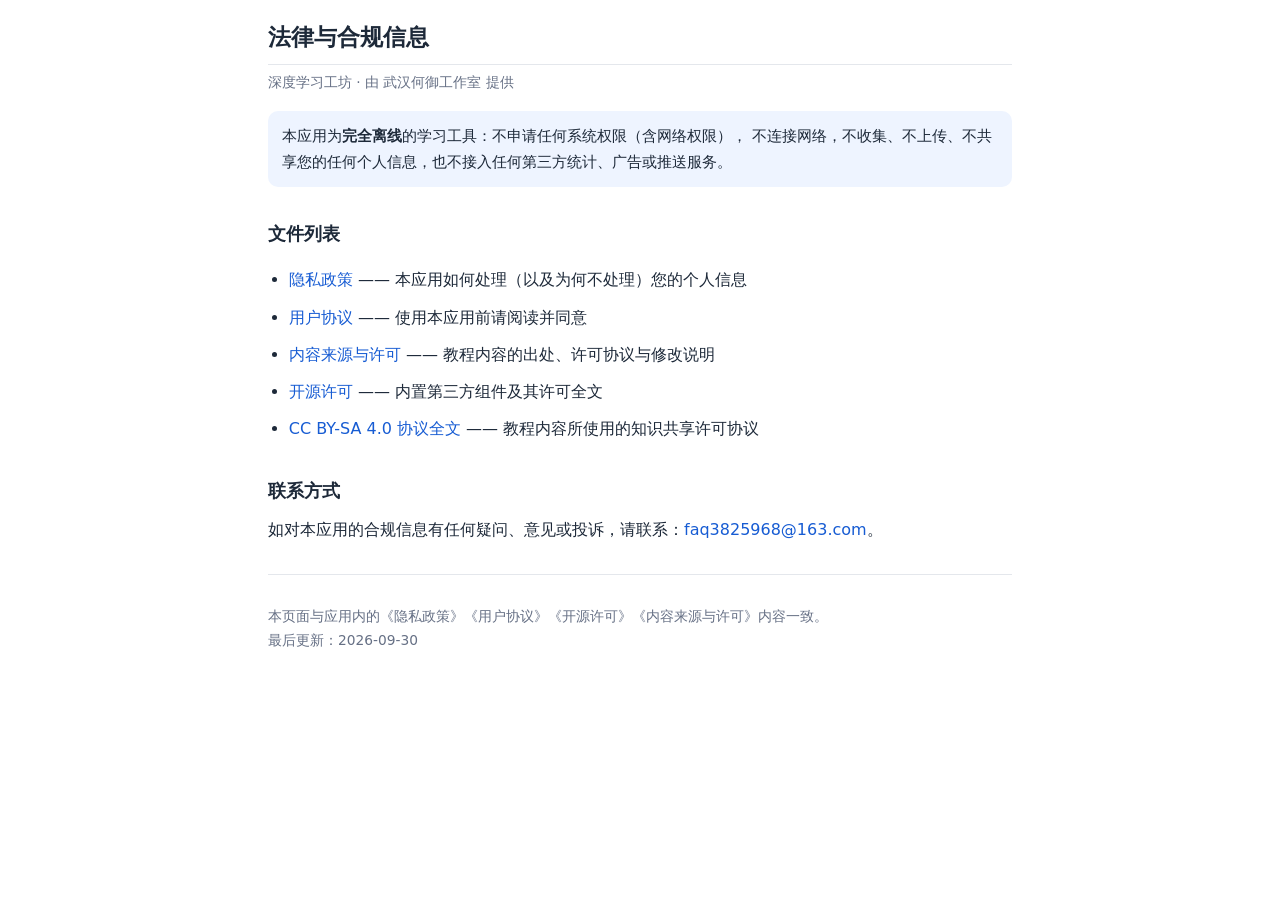
<file: index.html>
<!DOCTYPE html>
<html lang="zh-CN">
<head>
<meta charset="utf-8">
<meta name="viewport" content="width=device-width, initial-scale=1">
<meta name="color-scheme" content="light dark">
<title>法律与合规信息 · 深度学习工坊</title>
<link rel="stylesheet" href="legal.css">
</head>
<body>
<main>
<h1>法律与合规信息</h1>
<p class="meta">深度学习工坊 · 由 武汉何御工作室 提供</p>

<div class="note">
  本应用为<strong>完全离线</strong>的学习工具：不申请任何系统权限（含网络权限），
  不连接网络，不收集、不上传、不共享您的任何个人信息，也不接入任何第三方统计、广告或推送服务。
</div>

<h2>文件列表</h2>
<ul>
  <li><a href="privacy_policy.html">隐私政策</a> —— 本应用如何处理（以及为何不处理）您的个人信息</li>
  <li><a href="user_agreement.html">用户协议</a> —— 使用本应用前请阅读并同意</li>
  <li><a href="content_attribution.html">内容来源与许可</a> —— 教程内容的出处、许可协议与修改说明</li>
  <li><a href="open_source_licenses.html">开源许可</a> —— 内置第三方组件及其许可全文</li>
  <li><a href="cc_by_sa_4_0.html">CC BY-SA 4.0 协议全文</a> —— 教程内容所使用的知识共享许可协议</li>
</ul>

<h2>联系方式</h2>
<p>如对本应用的合规信息有任何疑问、意见或投诉，请联系：<a href="mailto:faq3825968@163.com">faq3825968@163.com</a>。</p>

<hr>
<p class="meta">本页面与应用内的《隐私政策》《用户协议》《开源许可》《内容来源与许可》内容一致。<br>
最后更新：2026-09-30</p>
</main>
</body>
</html>
</file>
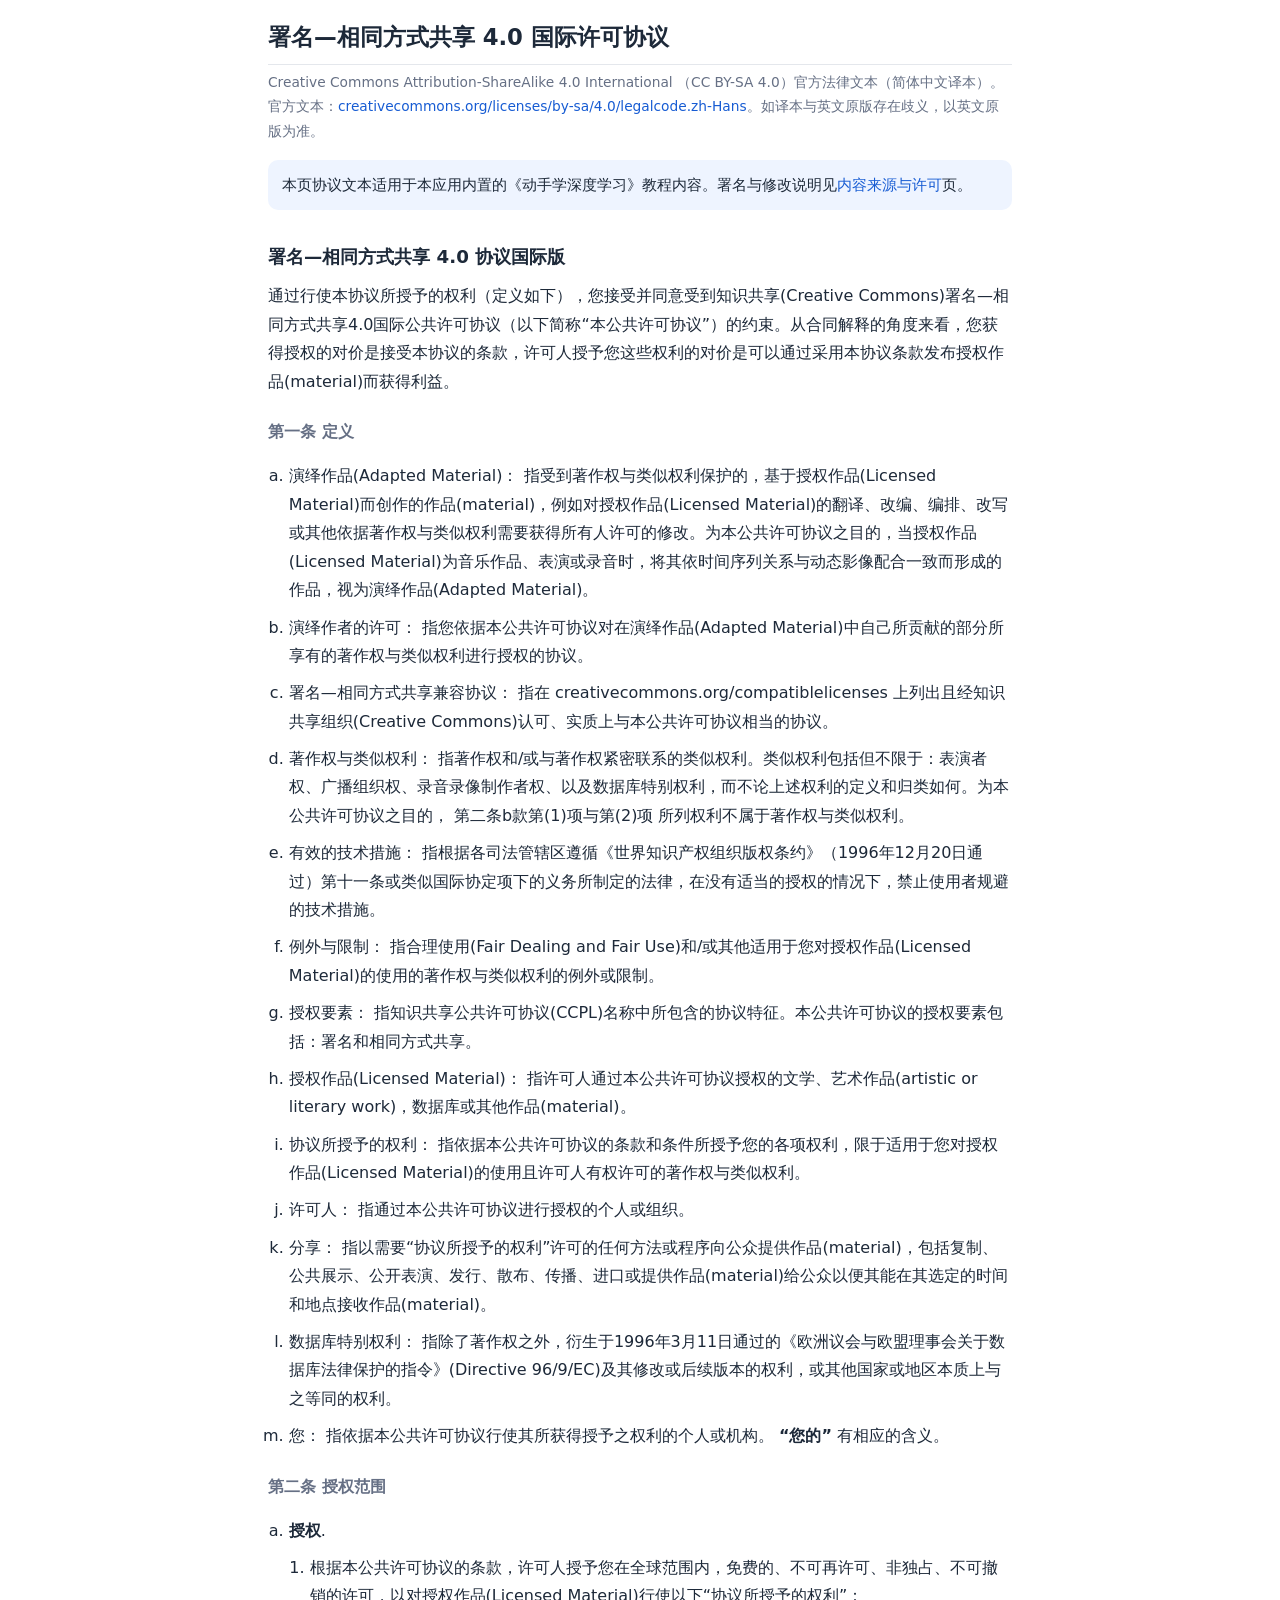
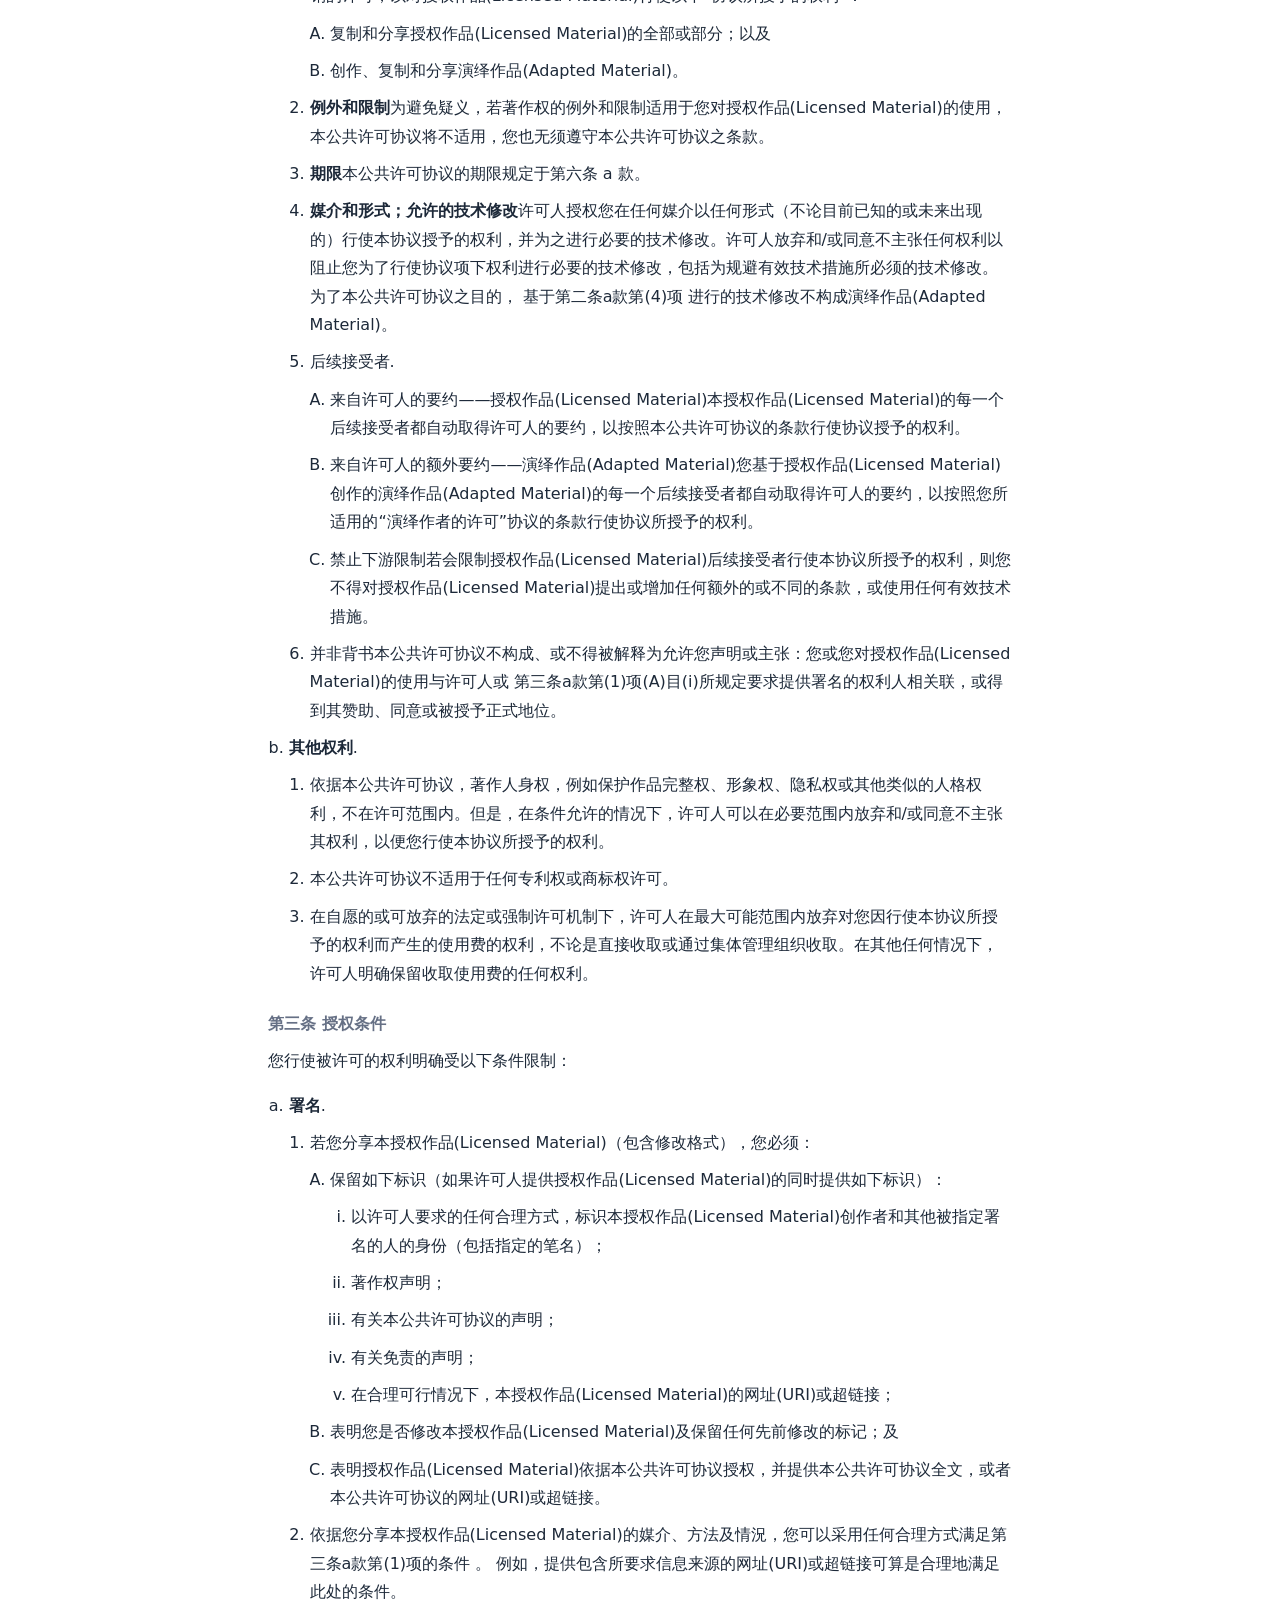
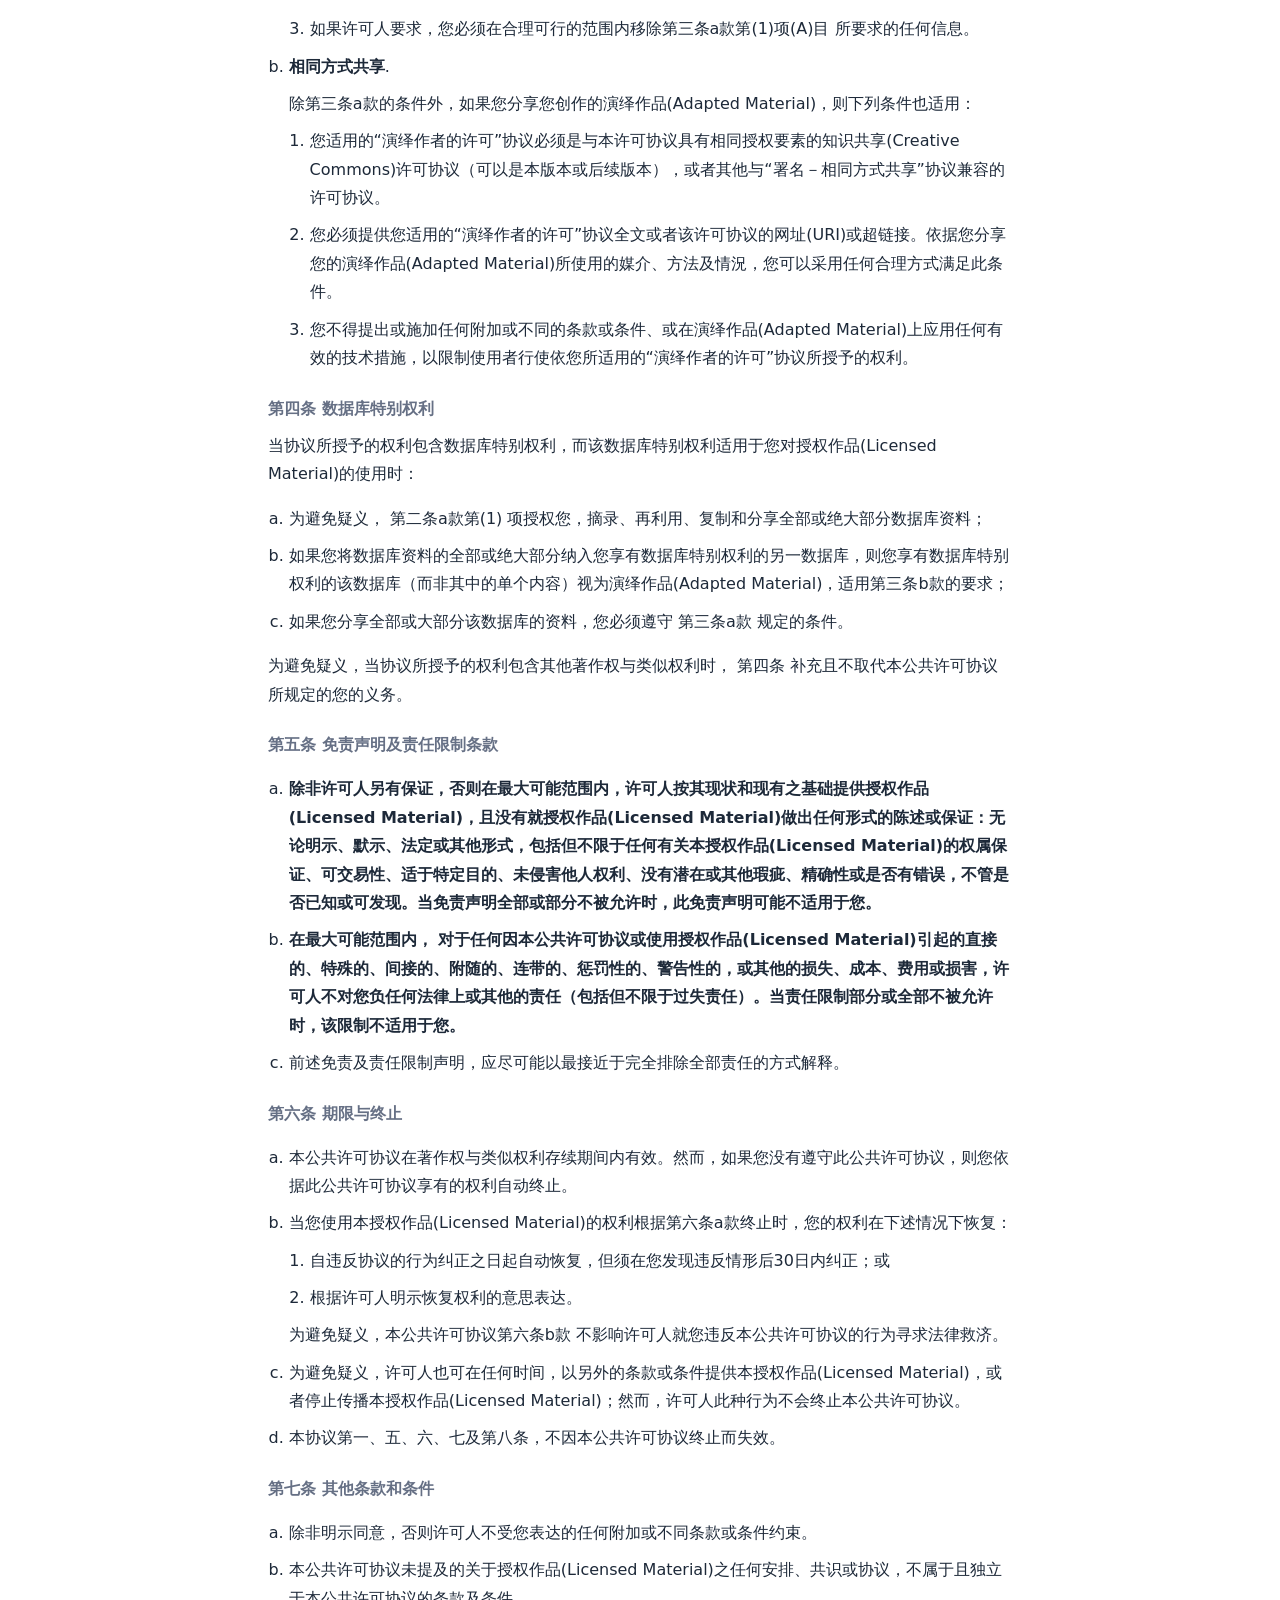
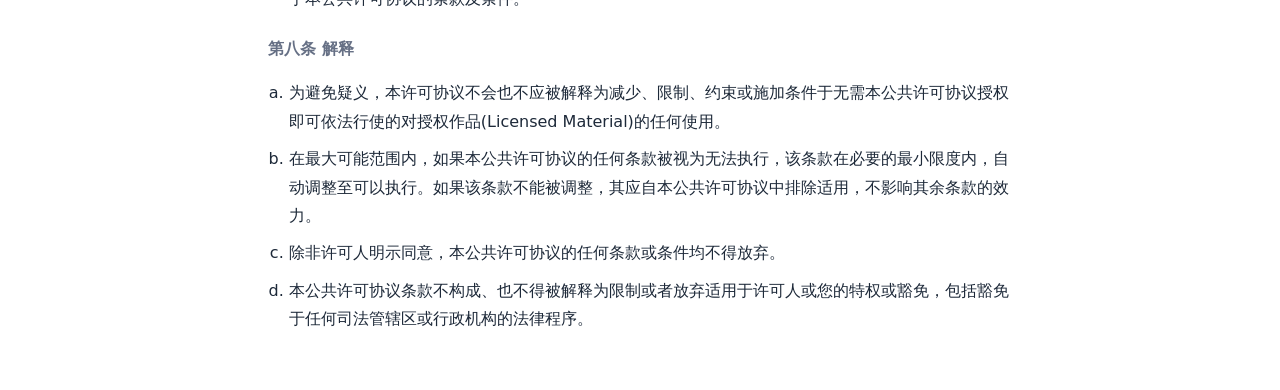
<file: cc_by_sa_4_0.html>
<!DOCTYPE html>
<html lang="zh-CN">
<head>
<meta charset="utf-8">
<meta name="viewport" content="width=device-width, initial-scale=1">
<meta name="color-scheme" content="light dark">
<title>CC BY-SA 4.0 许可协议</title>
<link rel="stylesheet" href="legal.css">
</head>
<body>
<main>
<h1>署名—相同方式共享 4.0 国际许可协议</h1><p class="meta">Creative Commons Attribution-ShareAlike 4.0 International （CC BY-SA 4.0）官方法律文本（简体中文译本）。官方文本：<a href="https://creativecommons.org/licenses/by-sa/4.0/legalcode.zh-Hans">creativecommons.org/licenses/by-sa/4.0/legalcode.zh-Hans</a>。如译本与英文原版存在歧义，以英文原版为准。</p><div class="note">本页协议文本适用于本应用内置的《动手学深度学习》教程内容。署名与修改说明见<a href="content_attribution.html">内容来源与许可</a>页。</div><div>
          <h2>署名—相同方式共享 4.0 协议国际版</h2>
          <p>
            通过行使本协议所授予的权利（定义如下），您接受并同意受到知识共享(Creative
            Commons)署名—相同方式共享4.0国际公共许可协议（以下简称“本公共许可协议”）的约束。从合同解释的角度来看，您获得授权的对价是接受本协议的条款，许可人授予您这些权利的对价是可以通过采用本协议条款发布授权作品(material)而获得利益。
          </p>
          <!-- Section 1. Definitions. -->
          <h3>第一条 定义</h3>
          <ol type="a">
            <li>
              <span
                >演绎作品(Adapted Material)：</span
              >
              指受到著作权与类似权利保护的，基于授权作品(Licensed
              Material)而创作的作品(material)，例如对授权作品(Licensed
              Material)的翻译、改编、编排、改写或其他依据著作权与类似权利需要获得所有人许可的修改。为本公共许可协议之目的，当授权作品(Licensed
              Material)为音乐作品、表演或录音时，将其依时间序列关系与动态影像配合一致而形成的作品，视为演绎作品(Adapted
              Material)。
            </li>
            <li>
              <span>演绎作者的许可：</span>
              指您依据本公共许可协议对在演绎作品(Adapted
              Material)中自己所贡献的部分所享有的著作权与类似权利进行授权的协议。
            </li>
            <li>
              <span
                >署名—相同方式共享兼容协议：</span
              >
              指在
              <span>
                creativecommons.org/compatiblelicenses</a
              >
              上列出且经知识共享组织(Creative
              Commons)认可、实质上与本公共许可协议相当的协议。
            </li>
            <li>
              <span>著作权与类似权利：</span>
              指著作权和/或与著作权紧密联系的类似权利。类似权利包括但不限于：表演者权、广播组织权、录音录像制作者权、以及数据库特别权利，而不论上述权利的定义和归类如何。为本公共许可协议之目的，
              <span>第二条b款第(1)项与第(2)项</span>
              所列权利不属于著作权与类似权利。
            </li>
            <li>
              <span>有效的技术措施：</span>
              指根据各司法管辖区遵循《世界知识产权组织版权条约》（1996年12月20日通过）第十一条或类似国际协定项下的义务所制定的法律，在没有适当的授权的情况下，禁止使用者规避的技术措施。
            </li>
            <li>
              <span>例外与限制：</span>
              指合理使用(Fair Dealing and Fair
              Use)和/或其他适用于您对授权作品(Licensed
              Material)的使用的著作权与类似权利的例外或限制。
            </li>
            <li>
              <span>授权要素：</span>
              指知识共享公共许可协议(CCPL)名称中所包含的协议特征。本公共许可协议的授权要素包括：署名和相同方式共享。
            </li>
            <li>
              <span
                >授权作品(Licensed Material)：</span
              >
              指许可人通过本公共许可协议授权的文学、艺术作品(artistic or
              literary work)，数据库或其他作品(material)。
            </li>
            <li>
              <span>协议所授予的权利：</span>
              指依据本公共许可协议的条款和条件所授予您的各项权利，限于适用于您对授权作品(Licensed
              Material)的使用且许可人有权许可的著作权与类似权利。
            </li>
            <li>
              <span>许可人：</span>
              指通过本公共许可协议进行授权的个人或组织。
            </li>
            <li>
              <span>分享：</span>
              指以需要“协议所授予的权利”许可的任何方法或程序向公众提供作品(material)，包括复制、公共展示、公开表演、发行、散布、传播、进口或提供作品(material)给公众以便其能在其选定的时间和地点接收作品(material)。
            </li>
            <li>
              <span>数据库特别权利：</span>
              指除了著作权之外，衍生于1996年3月11日通过的《欧洲议会与欧盟理事会关于数据库法律保护的指令》(Directive
              96/9/EC)及其修改或后续版本的权利，或其他国家或地区本质上与之等同的权利。
            </li>
            <li>
              <span>您：</span>
              指依据本公共许可协议行使其所获得授予之权利的个人或机构。
              <strong>“您的”</strong> 有相应的含义。
            </li>
          </ol>
          <!-- Section 2. Scope. -->
          <h3>第二条 授权范围</h3>
          <ol type="a">
            <li>
              <strong>授权</strong>.
              <ol>
                <li>
                  根据本公共许可协议的条款，许可人授予您在全球范围内，免费的、不可再许可、非独占、不可撤销的许可，以对授权作品(Licensed
                  Material)行使以下“协议所授予的权利”：
                  <ol type="A">
                    <li>
                      复制和分享授权作品(Licensed Material)的全部或部分；以及
                    </li>
                    <li>
                      创作、复制和分享演绎作品(Adapted Material)。
                    </li>
                  </ol>
                </li>
                <li>
                  <strong>例外和限制</strong
                  >为避免疑义，若著作权的例外和限制适用于您对授权作品(Licensed
                  Material)的使用，本公共许可协议将不适用，您也无须遵守本公共许可协议之条款。
                </li>
                <li>
                  <strong>期限</strong>本公共许可协议的期限规定于<span>第六条 a</a
                  >
                  款。
                </li>
                <li>
                  <strong>媒介和形式；允许的技术修改</strong
                  >许可人授权您在任何媒介以任何形式（不论目前已知的或未来出现的）行使本协议授予的权利，并为之进行必要的技术修改。许可人放弃和/或同意不主张任何权利以阻止您为了行使协议项下权利进行必要的技术修改，包括为规避有效技术措施所必须的技术修改。为了本公共许可协议之目的，
                  基于<span>第二条a款第(4)项</span>
                  进行的技术修改不构成演绎作品(Adapted Material)。
                </li>
                <li>
                  <span>后续接受者</span>.

                  <ol type="A">
                    <li>
                      <span>
                        来自许可人的要约——授权作品(Licensed Material)</span
                      >本授权作品(Licensed
                      Material)的每一个后续接受者都自动取得许可人的要约，以按照本公共许可协议的条款行使协议授予的权利。
                    </li>
                    <li>
                      <span>
                        来自许可人的额外要约——演绎作品(Adapted Material)</span
                      >您基于授权作品(Licensed Material)创作的演绎作品(Adapted
                      Material)的每一个后续接受者都自动取得许可人的要约，以按照您所适用的“演绎作者的许可”协议的条款行使协议所授予的权利。
                    </li>
                    <li>
                      <span>
                        禁止下游限制</span
                      >若会限制授权作品(Licensed
                      Material)后续接受者行使本协议所授予的权利，则您不得对授权作品(Licensed
                      Material)提出或增加任何额外的或不同的条款，或使用任何有效技术措施。
                    </li>
                  </ol>
                </li>
                <li>
                  <span> 并非背书</span
                  >本公共许可协议不构成、或不得被解释为允许您声明或主张：您或您对授权作品(Licensed
                  Material)的使用与许可人或
                  <span>第三条a款第(1)项(A)目(i)</a
                  >所规定要求提供署名的权利人相关联，或得到其赞助、同意或被授予正式地位。
                </li>
              </ol>
            </li>
            <li>
              <strong>其他权利</strong>.

              <ol>
                <li>
                  依据本公共许可协议，著作人身权，例如保护作品完整权、形象权、隐私权或其他类似的人格权利，不在许可范围内。但是，在条件允许的情况下，许可人可以在必要范围内放弃和/或同意不主张其权利，以便您行使本协议所授予的权利。
                </li>
                <li>
                  本公共许可协议不适用于任何专利权或商标权许可。
                </li>
                <li>
                  在自愿的或可放弃的法定或强制许可机制下，许可人在最大可能范围内放弃对您因行使本协议所授予的权利而产生的使用费的权利，不论是直接收取或通过集体管理组织收取。在其他任何情况下，许可人明确保留收取使用费的任何权利。
                </li>
              </ol>
            </li>
          </ol>
          <!-- Section 3. License Conditions. -->
          <h3>第三条 授权条件</h3>
          <p>您行使被许可的权利明确受以下条件限制：</p>
          <ol type="a">
            <li>
              <strong>署名</strong>.

              <ol type="1">
                <li>
                  <p>
                    若您分享本授权作品(Licensed
                    Material)（包含修改格式），您必须：
                  </p>
                  <ol type="A">
                    <li>
                      保留如下标识（如果许可人提供授权作品(Licensed
                      Material)的同时提供如下标识）：

                      <ol type="i">
                        <li>
                          以许可人要求的任何合理方式，标识本授权作品(Licensed
                          Material)创作者和其他被指定署名的人的身份（包括指定的笔名）；
                        </li>
                        <li>著作权声明；</li>
                        <li>有关本公共许可协议的声明；</li>
                        <li>有关免责的声明；</li>
                        <li>
                          在合理可行情况下，本授权作品(Licensed
                          Material)的网址(URI)或超链接；
                        </li>
                      </ol>
                    </li>
                    <li>
                      表明您是否修改本授权作品(Licensed
                      Material)及保留任何先前修改的标记；及
                    </li>
                    <li>
                      表明授权作品(Licensed
                      Material)依据本公共许可协议授权，并提供本公共许可协议全文，或者本公共许可协议的网址(URI)或超链接。
                    </li>
                  </ol>
                </li>
                <li>
                  依据您分享本授权作品(Licensed
                  Material)的媒介、方法及情況，您可以采用任何合理方式满足<span>第三条a款第(1)项</a
                  >的条件 。
                  例如，提供包含所要求信息来源的网址(URI)或超链接可算是合理地满足此处的条件。
                </li>
                <li>
                  如果许可人要求，您必须在合理可行的范围内移除<span>第三条a款第(1)项(A)目</a
                  >
                  所要求的任何信息。
                </li>
              </ol>
            </li>
            <li>
              <strong>相同方式共享</strong>.
              <p>
                除<span>第三条a款</a
                >的条件外，如果您分享您创作的演绎作品(Adapted
                Material)，则下列条件也适用：
              </p>
              <ol>
                <li>
                  您适用的“演绎作者的许可”协议必须是与本许可协议具有相同授权要素的知识共享(Creative
                  Commons)许可协议（可以是本版本或后续版本），或者其他与“署名－相同方式共享”协议兼容的许可协议。
                </li>
                <li>
                  您必须提供您适用的“演绎作者的许可”协议全文或者该许可协议的网址(URI)或超链接。依据您分享您的演绎作品(Adapted
                  Material)所使用的媒介、方法及情況，您可以采用任何合理方式满足此条件。
                </li>
                <li>
                  您不得提出或施加任何附加或不同的条款或条件、或在演绎作品(Adapted
                  Material)上应用任何有效的技术措施，以限制使用者行使依您所适用的“演绎作者的许可”协议所授予的权利。
                </li>
              </ol>
            </li>
          </ol>
          <!-- Section 4. Sui Generis Database Rights. -->
          <h3>第四条 数据库特别权利</h3>
          <p>
            当协议所授予的权利包含数据库特别权利，而该数据库特别权利适用于您对授权作品(Licensed
            Material)的使用时：
          </p>
          <ol type="a">
            <li>
              为避免疑义，
              <span>第二条a款第(1) 项</a
              >授权您，摘录、再利用、复制和分享全部或绝大部分数据库资料；
            </li>
            <li>
              如果您将数据库资料的全部或绝大部分纳入您享有数据库特别权利的另一数据库，则您享有数据库特别权利的该数据库（而非其中的单个内容）视为演绎作品(Adapted
              Material)，适用<span>第三条b款</span>的要求；
            </li>
            <li>
              如果您分享全部或大部分该数据库的资料，您必须遵守
              <span>第三条a款</span> 规定的条件。
            </li>
          </ol>
          <p>
            为避免疑义，当协议所授予的权利包含其他著作权与类似权利时，
            <span>第四条</span>
            补充且不取代本公共许可协议所规定的您的义务。
          </p>
          <!-- Section 5. Disclaimer -->
          <h3>第五条 免责声明及责任限制条款</h3>
          <ol type="a">
            <li>
              <strong>
                除非许可人另有保证，否则在最大可能范围内，许可人按其现状和现有之基础提供授权作品(Licensed
                Material)，且没有就授权作品(Licensed
                Material)做出任何形式的陈述或保证：无论明示、默示、法定或其他形式，包括但不限于任何有关本授权作品(Licensed
                Material)的权属保证、可交易性、适于特定目的、未侵害他人权利、没有潜在或其他瑕疵、精确性或是否有错误，不管是否已知或可发现。当免责声明全部或部分不被允许时，此免责声明可能不适用于您。
              </strong>
            </li>
            <li>
              <strong>
                在最大可能范围内，
                对于任何因本公共许可协议或使用授权作品(Licensed
                Material)引起的直接的、特殊的、间接的、附随的、连带的、惩罚性的、警告性的，或其他的损失、成本、费用或损害，许可人不对您负任何法律上或其他的责任（包括但不限于过失责任）。当责任限制部分或全部不被允许时，该限制不适用于您。
              </strong>
            </li>
            <li>
              前述免责及责任限制声明，应尽可能以最接近于完全排除全部责任的方式解释。
            </li>
          </ol>
          <!-- Section 6. Term and Termination -->
          <h3>第六条 期限与终止</h3>
          <ol type="a">
            <li>
              本公共许可协议在著作权与类似权利存续期间内有效。然而，如果您没有遵守此公共许可协议，则您依据此公共许可协议享有的权利自动终止。
            </li>
            <li>
              <p>
                当您使用本授权作品(Licensed
                Material)的权利根据第六条a款终止时，您的权利在下述情况下恢复：
              </p>
              <ol>
                <li>
                  自违反协议的行为纠正之日起自动恢复，但须在您发现违反情形后30日内纠正；或
                </li>
                <li>根据许可人明示恢复权利的意思表达。</li>
              </ol>
              <p>
                为避免疑义，本公共许可协议<span>第六条b款</span>
                不影响许可人就您违反本公共许可协议的行为寻求法律救济。
              </p>
            </li>
            <li>
              为避免疑义，许可人也可在任何时间，以另外的条款或条件提供本授权作品(Licensed
              Material)，或者停止传播本授权作品(Licensed
              Material)；然而，许可人此种行为不会终止本公共许可协议。
            </li>
            <li>
              本协议<span>第一</span>、<span>五</span>、<span>六</a
              >、<span>七</span>及第<span>八</a
              >条，不因本公共许可协议终止而失效。
            </li>
          </ol>
          <!-- Section 7. Other terms and conditions -->
          <h3>第七条 其他条款和条件</h3>
          <ol type="a">
            <li>
              除非明示同意，否则许可人不受您表达的任何附加或不同条款或条件约束。
            </li>
            <li>
              本公共许可协议未提及的关于授权作品(Licensed
              Material)之任何安排、共识或协议，不属于且独立于本公共许可协议的条款及条件。
            </li>
          </ol>
          <!-- Section 8. Interpretation -->
          <h3>第八条 解释</h3>
          <ol type="a">
            <li>
              为避免疑义，本许可协议不会也不应被解释为减少、限制、约束或施加条件于无需本公共许可协议授权即可依法行使的对授权作品(Licensed
              Material)的任何使用。
            </li>
            <li>
              在最大可能范围内，如果本公共许可协议的任何条款被视为无法执行，该条款在必要的最小限度内，自动调整至可以执行。如果该条款不能被调整，其应自本公共许可协议中排除适用，不影响其余条款的效力。
            </li>
            <li>
              除非许可人明示同意，本公共许可协议的任何条款或条件均不得放弃。
            </li>
            <li>
              本公共许可协议条款不构成、也不得被解释为限制或者放弃适用于许可人或您的特权或豁免，包括豁免于任何司法管辖区或行政机构的法律程序。
            </li>
          </ol>
        </div
</main>
</body>
</html>
</file>
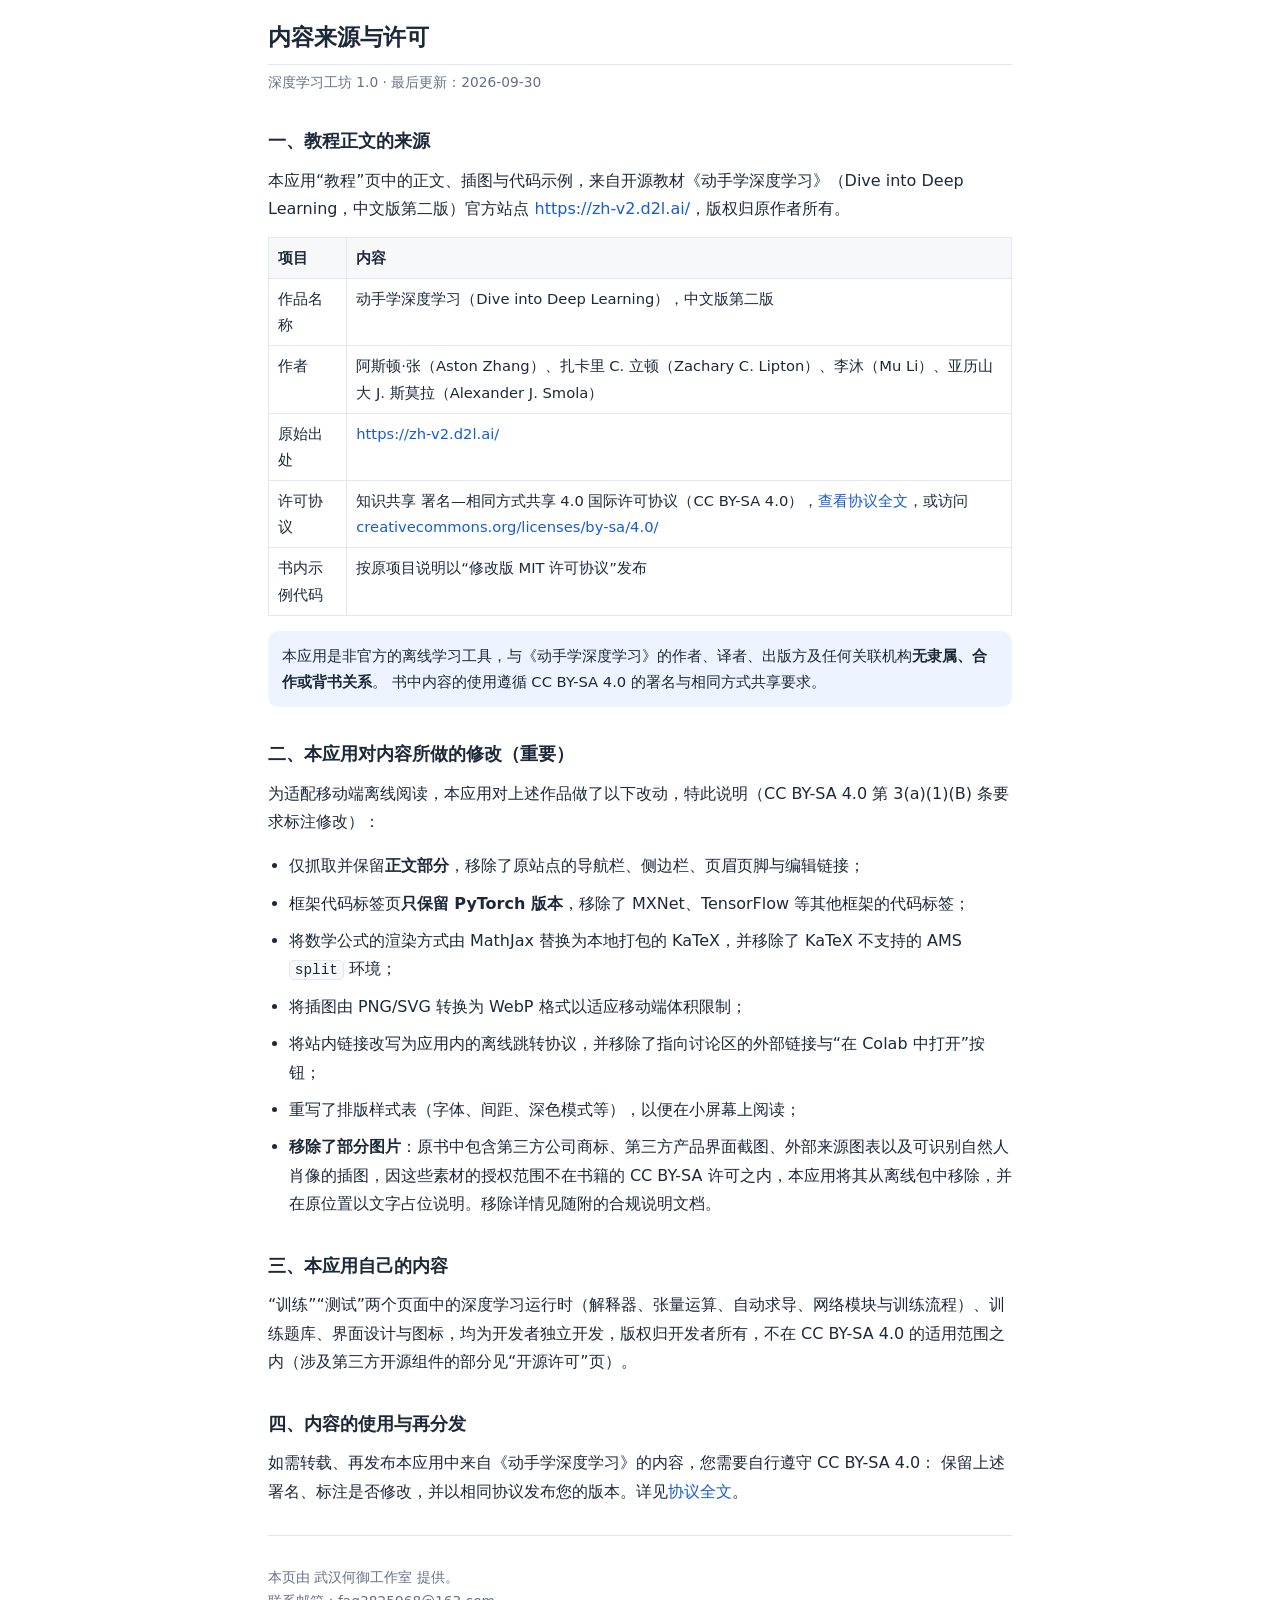
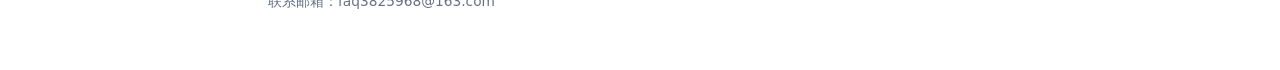
<file: content_attribution.html>
<!DOCTYPE html>
<html lang="zh-CN">
<head>
<meta charset="utf-8">
<meta name="viewport" content="width=device-width, initial-scale=1">
<meta name="color-scheme" content="light dark">
<title>内容来源与许可</title>
<link rel="stylesheet" href="legal.css">
</head>
<body>
<main>
<h1>内容来源与许可</h1>
<p class="meta">深度学习工坊 1.0 · 最后更新：2026-09-30</p>

<h2>一、教程正文的来源</h2>
<p>本应用“教程”页中的正文、插图与代码示例，来自开源教材《动手学深度学习》（Dive into Deep Learning，中文版第二版）官方站点
<a href="https://zh-v2.d2l.ai/">https://zh-v2.d2l.ai/</a>，版权归原作者所有。</p>

<table>
  <tr><th>项目</th><th>内容</th></tr>
  <tr><td>作品名称</td><td>动手学深度学习（Dive into Deep Learning），中文版第二版</td></tr>
  <tr><td>作者</td><td>阿斯顿·张（Aston Zhang）、扎卡里 C. 立顿（Zachary C. Lipton）、李沐（Mu Li）、亚历山大 J. 斯莫拉（Alexander J. Smola）</td></tr>
  <tr><td>原始出处</td><td><a href="https://zh-v2.d2l.ai/">https://zh-v2.d2l.ai/</a></td></tr>
  <tr><td>许可协议</td><td>知识共享 署名—相同方式共享 4.0 国际许可协议（CC BY-SA 4.0），<a href="cc_by_sa_4_0.html">查看协议全文</a>，或访问 <a href="https://creativecommons.org/licenses/by-sa/4.0/">creativecommons.org/licenses/by-sa/4.0/</a></td></tr>
  <tr><td>书内示例代码</td><td>按原项目说明以“修改版 MIT 许可协议”发布</td></tr>
</table>

<div class="note">
  本应用是非官方的离线学习工具，与《动手学深度学习》的作者、译者、出版方及任何关联机构<b>无隶属、合作或背书关系</b>。
  书中内容的使用遵循 CC BY-SA 4.0 的署名与相同方式共享要求。
</div>

<h2>二、本应用对内容所做的修改（重要）</h2>
<p>为适配移动端离线阅读，本应用对上述作品做了以下改动，特此说明（CC BY-SA 4.0 第 3(a)(1)(B) 条要求标注修改）：</p>
<ul>
  <li>仅抓取并保留<strong>正文部分</strong>，移除了原站点的导航栏、侧边栏、页眉页脚与编辑链接；</li>
  <li>框架代码标签页<strong>只保留 PyTorch 版本</strong>，移除了 MXNet、TensorFlow 等其他框架的代码标签；</li>
  <li>将数学公式的渲染方式由 MathJax 替换为本地打包的 KaTeX，并移除了 KaTeX 不支持的 AMS <code>split</code> 环境；</li>
  <li>将插图由 PNG/SVG 转换为 WebP 格式以适应移动端体积限制；</li>
  <li>将站内链接改写为应用内的离线跳转协议，并移除了指向讨论区的外部链接与“在 Colab 中打开”按钮；</li>
  <li>重写了排版样式表（字体、间距、深色模式等），以便在小屏幕上阅读；</li>
  <li><strong>移除了部分图片</strong>：原书中包含第三方公司商标、第三方产品界面截图、外部来源图表以及可识别自然人肖像的插图，因这些素材的授权范围不在书籍的 CC BY-SA 许可之内，本应用将其从离线包中移除，并在原位置以文字占位说明。移除详情见随附的合规说明文档。</li>
</ul>

<h2>三、本应用自己的内容</h2>
<p>“训练”“测试”两个页面中的深度学习运行时（解释器、张量运算、自动求导、网络模块与训练流程）、训练题库、界面设计与图标，均为开发者独立开发，版权归开发者所有，不在 CC BY-SA 4.0 的适用范围之内（涉及第三方开源组件的部分见“开源许可”页）。</p>

<h2>四、内容的使用与再分发</h2>
<p>如需转载、再发布本应用中来自《动手学深度学习》的内容，您需要自行遵守 CC BY-SA 4.0：
保留上述署名、标注是否修改，并以相同协议发布您的版本。详见<a href="cc_by_sa_4_0.html">协议全文</a>。</p>

<hr>
<p class="meta">本页由 武汉何御工作室 提供。<br>
联系邮箱：faq3825968@163.com</p>
</main>
</body>
</html>
</file>
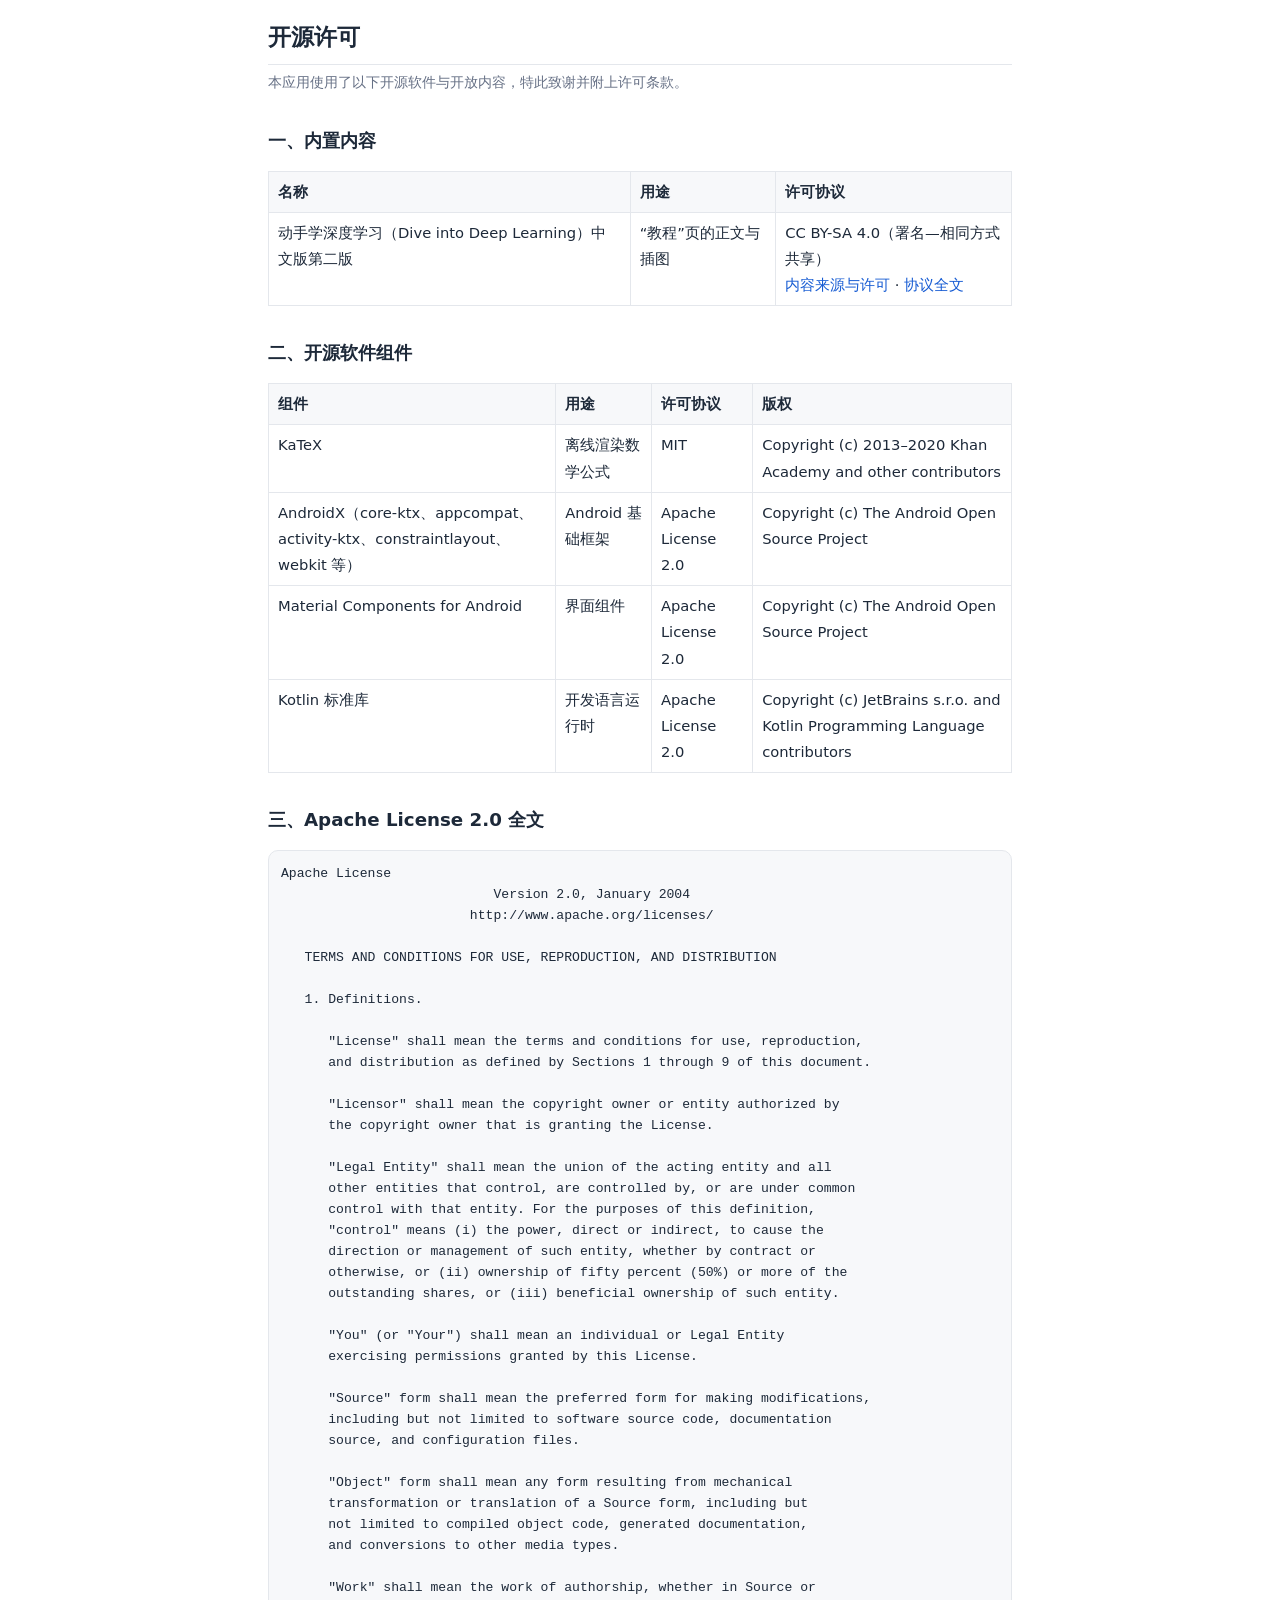
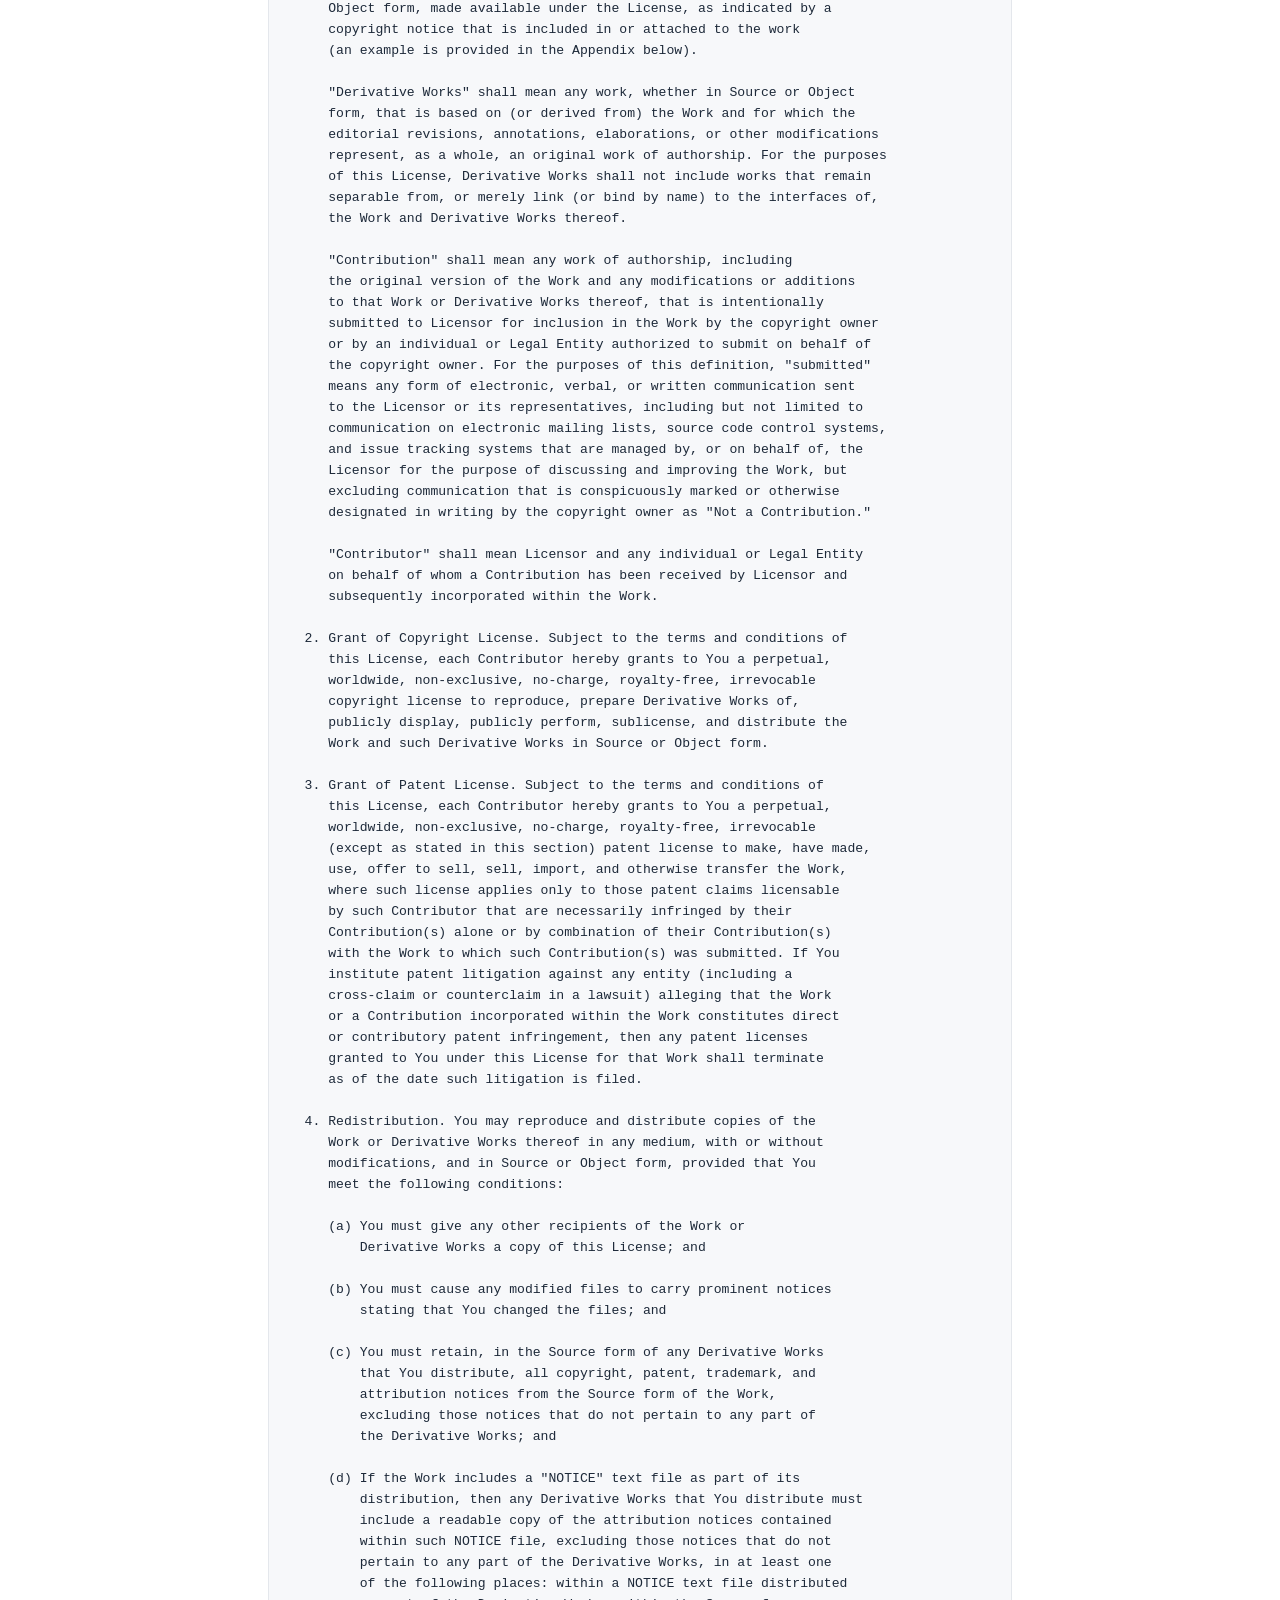
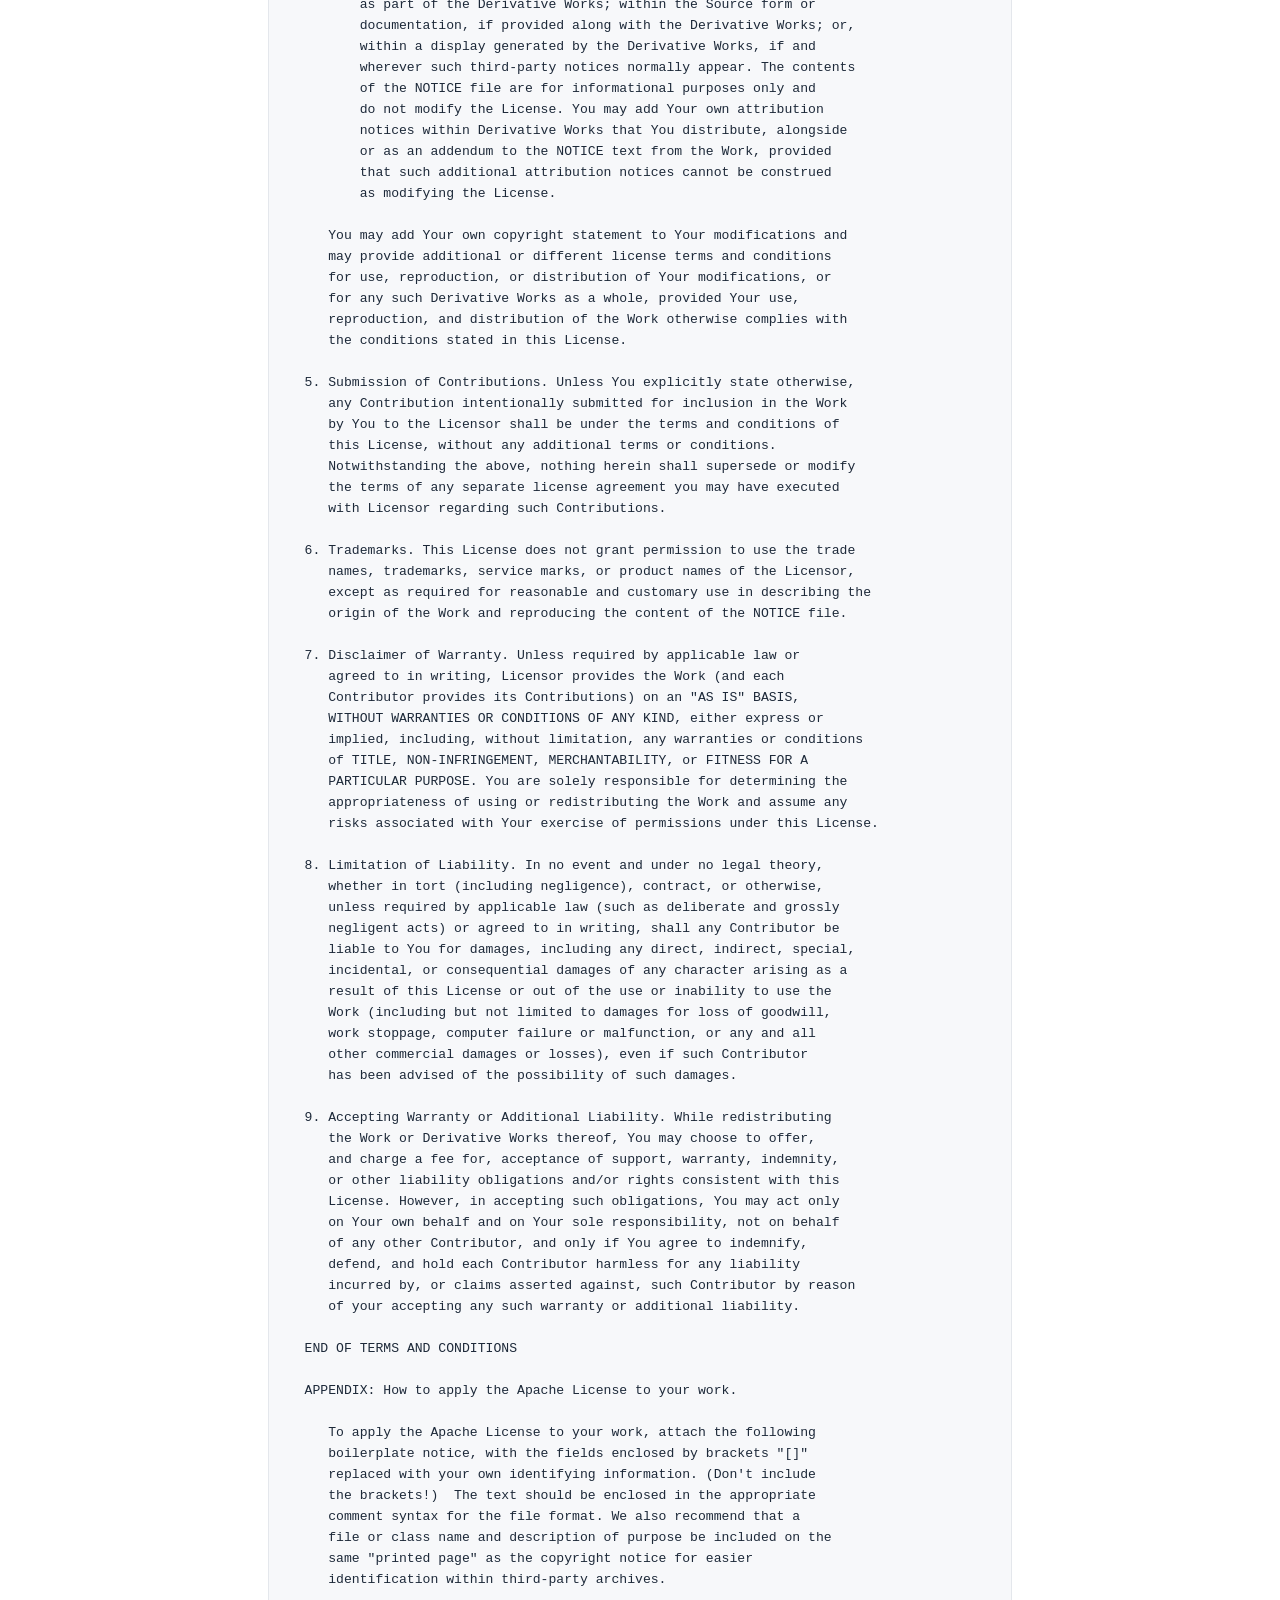
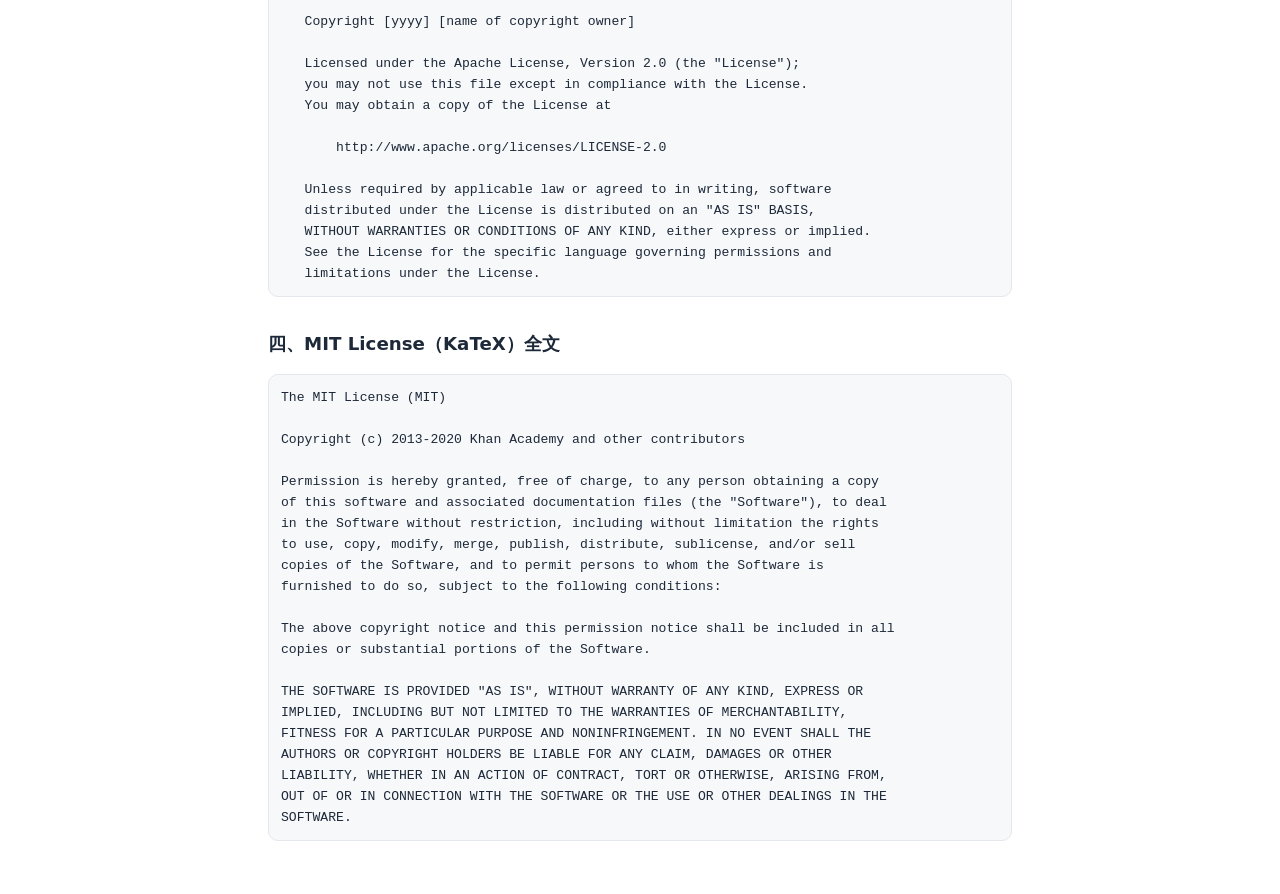
<file: open_source_licenses.html>
<!DOCTYPE html>
<html lang="zh-CN">
<head>
<meta charset="utf-8">
<meta name="viewport" content="width=device-width, initial-scale=1">
<meta name="color-scheme" content="light dark">
<title>开源许可</title>
<link rel="stylesheet" href="legal.css">
</head>
<body>
<main>

<h1>开源许可</h1>
<p class="meta">本应用使用了以下开源软件与开放内容，特此致谢并附上许可条款。</p>

<h2>一、内置内容</h2>
<table>
  <tr><th>名称</th><th>用途</th><th>许可协议</th></tr>
  <tr>
    <td>动手学深度学习（Dive into Deep Learning）中文版第二版</td>
    <td>“教程”页的正文与插图</td>
    <td>CC BY-SA 4.0（署名—相同方式共享）<br>
        <a href="content_attribution.html">内容来源与许可</a> ·
        <a href="cc_by_sa_4_0.html">协议全文</a></td>
  </tr>
</table>

<h2>二、开源软件组件</h2>
<table>
  <tr><th>组件</th><th>用途</th><th>许可协议</th><th>版权</th></tr>
  <tr><td>KaTeX</td><td>离线渲染数学公式</td><td>MIT</td><td>Copyright (c) 2013–2020 Khan Academy and other contributors</td></tr>
  <tr><td>AndroidX（core-ktx、appcompat、activity-ktx、constraintlayout、webkit 等）</td><td>Android 基础框架</td><td>Apache License 2.0</td><td>Copyright (c) The Android Open Source Project</td></tr>
  <tr><td>Material Components for Android</td><td>界面组件</td><td>Apache License 2.0</td><td>Copyright (c) The Android Open Source Project</td></tr>
  <tr><td>Kotlin 标准库</td><td>开发语言运行时</td><td>Apache License 2.0</td><td>Copyright (c) JetBrains s.r.o. and Kotlin Programming Language contributors</td></tr>
</table>

<h2>三、Apache License 2.0 全文</h2>
<pre style="white-space:pre-wrap;font-size:.82em;line-height:1.6;background:var(--bg-soft);border:1px solid var(--line);border-radius:10px;padding:12px;overflow-x:auto;">Apache License
                           Version 2.0, January 2004
                        http://www.apache.org/licenses/

   TERMS AND CONDITIONS FOR USE, REPRODUCTION, AND DISTRIBUTION

   1. Definitions.

      "License" shall mean the terms and conditions for use, reproduction,
      and distribution as defined by Sections 1 through 9 of this document.

      "Licensor" shall mean the copyright owner or entity authorized by
      the copyright owner that is granting the License.

      "Legal Entity" shall mean the union of the acting entity and all
      other entities that control, are controlled by, or are under common
      control with that entity. For the purposes of this definition,
      "control" means (i) the power, direct or indirect, to cause the
      direction or management of such entity, whether by contract or
      otherwise, or (ii) ownership of fifty percent (50%) or more of the
      outstanding shares, or (iii) beneficial ownership of such entity.

      "You" (or "Your") shall mean an individual or Legal Entity
      exercising permissions granted by this License.

      "Source" form shall mean the preferred form for making modifications,
      including but not limited to software source code, documentation
      source, and configuration files.

      "Object" form shall mean any form resulting from mechanical
      transformation or translation of a Source form, including but
      not limited to compiled object code, generated documentation,
      and conversions to other media types.

      "Work" shall mean the work of authorship, whether in Source or
      Object form, made available under the License, as indicated by a
      copyright notice that is included in or attached to the work
      (an example is provided in the Appendix below).

      "Derivative Works" shall mean any work, whether in Source or Object
      form, that is based on (or derived from) the Work and for which the
      editorial revisions, annotations, elaborations, or other modifications
      represent, as a whole, an original work of authorship. For the purposes
      of this License, Derivative Works shall not include works that remain
      separable from, or merely link (or bind by name) to the interfaces of,
      the Work and Derivative Works thereof.

      "Contribution" shall mean any work of authorship, including
      the original version of the Work and any modifications or additions
      to that Work or Derivative Works thereof, that is intentionally
      submitted to Licensor for inclusion in the Work by the copyright owner
      or by an individual or Legal Entity authorized to submit on behalf of
      the copyright owner. For the purposes of this definition, "submitted"
      means any form of electronic, verbal, or written communication sent
      to the Licensor or its representatives, including but not limited to
      communication on electronic mailing lists, source code control systems,
      and issue tracking systems that are managed by, or on behalf of, the
      Licensor for the purpose of discussing and improving the Work, but
      excluding communication that is conspicuously marked or otherwise
      designated in writing by the copyright owner as "Not a Contribution."

      "Contributor" shall mean Licensor and any individual or Legal Entity
      on behalf of whom a Contribution has been received by Licensor and
      subsequently incorporated within the Work.

   2. Grant of Copyright License. Subject to the terms and conditions of
      this License, each Contributor hereby grants to You a perpetual,
      worldwide, non-exclusive, no-charge, royalty-free, irrevocable
      copyright license to reproduce, prepare Derivative Works of,
      publicly display, publicly perform, sublicense, and distribute the
      Work and such Derivative Works in Source or Object form.

   3. Grant of Patent License. Subject to the terms and conditions of
      this License, each Contributor hereby grants to You a perpetual,
      worldwide, non-exclusive, no-charge, royalty-free, irrevocable
      (except as stated in this section) patent license to make, have made,
      use, offer to sell, sell, import, and otherwise transfer the Work,
      where such license applies only to those patent claims licensable
      by such Contributor that are necessarily infringed by their
      Contribution(s) alone or by combination of their Contribution(s)
      with the Work to which such Contribution(s) was submitted. If You
      institute patent litigation against any entity (including a
      cross-claim or counterclaim in a lawsuit) alleging that the Work
      or a Contribution incorporated within the Work constitutes direct
      or contributory patent infringement, then any patent licenses
      granted to You under this License for that Work shall terminate
      as of the date such litigation is filed.

   4. Redistribution. You may reproduce and distribute copies of the
      Work or Derivative Works thereof in any medium, with or without
      modifications, and in Source or Object form, provided that You
      meet the following conditions:

      (a) You must give any other recipients of the Work or
          Derivative Works a copy of this License; and

      (b) You must cause any modified files to carry prominent notices
          stating that You changed the files; and

      (c) You must retain, in the Source form of any Derivative Works
          that You distribute, all copyright, patent, trademark, and
          attribution notices from the Source form of the Work,
          excluding those notices that do not pertain to any part of
          the Derivative Works; and

      (d) If the Work includes a "NOTICE" text file as part of its
          distribution, then any Derivative Works that You distribute must
          include a readable copy of the attribution notices contained
          within such NOTICE file, excluding those notices that do not
          pertain to any part of the Derivative Works, in at least one
          of the following places: within a NOTICE text file distributed
          as part of the Derivative Works; within the Source form or
          documentation, if provided along with the Derivative Works; or,
          within a display generated by the Derivative Works, if and
          wherever such third-party notices normally appear. The contents
          of the NOTICE file are for informational purposes only and
          do not modify the License. You may add Your own attribution
          notices within Derivative Works that You distribute, alongside
          or as an addendum to the NOTICE text from the Work, provided
          that such additional attribution notices cannot be construed
          as modifying the License.

      You may add Your own copyright statement to Your modifications and
      may provide additional or different license terms and conditions
      for use, reproduction, or distribution of Your modifications, or
      for any such Derivative Works as a whole, provided Your use,
      reproduction, and distribution of the Work otherwise complies with
      the conditions stated in this License.

   5. Submission of Contributions. Unless You explicitly state otherwise,
      any Contribution intentionally submitted for inclusion in the Work
      by You to the Licensor shall be under the terms and conditions of
      this License, without any additional terms or conditions.
      Notwithstanding the above, nothing herein shall supersede or modify
      the terms of any separate license agreement you may have executed
      with Licensor regarding such Contributions.

   6. Trademarks. This License does not grant permission to use the trade
      names, trademarks, service marks, or product names of the Licensor,
      except as required for reasonable and customary use in describing the
      origin of the Work and reproducing the content of the NOTICE file.

   7. Disclaimer of Warranty. Unless required by applicable law or
      agreed to in writing, Licensor provides the Work (and each
      Contributor provides its Contributions) on an "AS IS" BASIS,
      WITHOUT WARRANTIES OR CONDITIONS OF ANY KIND, either express or
      implied, including, without limitation, any warranties or conditions
      of TITLE, NON-INFRINGEMENT, MERCHANTABILITY, or FITNESS FOR A
      PARTICULAR PURPOSE. You are solely responsible for determining the
      appropriateness of using or redistributing the Work and assume any
      risks associated with Your exercise of permissions under this License.

   8. Limitation of Liability. In no event and under no legal theory,
      whether in tort (including negligence), contract, or otherwise,
      unless required by applicable law (such as deliberate and grossly
      negligent acts) or agreed to in writing, shall any Contributor be
      liable to You for damages, including any direct, indirect, special,
      incidental, or consequential damages of any character arising as a
      result of this License or out of the use or inability to use the
      Work (including but not limited to damages for loss of goodwill,
      work stoppage, computer failure or malfunction, or any and all
      other commercial damages or losses), even if such Contributor
      has been advised of the possibility of such damages.

   9. Accepting Warranty or Additional Liability. While redistributing
      the Work or Derivative Works thereof, You may choose to offer,
      and charge a fee for, acceptance of support, warranty, indemnity,
      or other liability obligations and/or rights consistent with this
      License. However, in accepting such obligations, You may act only
      on Your own behalf and on Your sole responsibility, not on behalf
      of any other Contributor, and only if You agree to indemnify,
      defend, and hold each Contributor harmless for any liability
      incurred by, or claims asserted against, such Contributor by reason
      of your accepting any such warranty or additional liability.

   END OF TERMS AND CONDITIONS

   APPENDIX: How to apply the Apache License to your work.

      To apply the Apache License to your work, attach the following
      boilerplate notice, with the fields enclosed by brackets "[]"
      replaced with your own identifying information. (Don't include
      the brackets!)  The text should be enclosed in the appropriate
      comment syntax for the file format. We also recommend that a
      file or class name and description of purpose be included on the
      same "printed page" as the copyright notice for easier
      identification within third-party archives.

   Copyright [yyyy] [name of copyright owner]

   Licensed under the Apache License, Version 2.0 (the "License");
   you may not use this file except in compliance with the License.
   You may obtain a copy of the License at

       http://www.apache.org/licenses/LICENSE-2.0

   Unless required by applicable law or agreed to in writing, software
   distributed under the License is distributed on an "AS IS" BASIS,
   WITHOUT WARRANTIES OR CONDITIONS OF ANY KIND, either express or implied.
   See the License for the specific language governing permissions and
   limitations under the License.</pre>

<h2>四、MIT License（KaTeX）全文</h2>
<pre style="white-space:pre-wrap;font-size:.82em;line-height:1.6;background:var(--bg-soft);border:1px solid var(--line);border-radius:10px;padding:12px;overflow-x:auto;">The MIT License (MIT)

Copyright (c) 2013-2020 Khan Academy and other contributors

Permission is hereby granted, free of charge, to any person obtaining a copy
of this software and associated documentation files (the "Software"), to deal
in the Software without restriction, including without limitation the rights
to use, copy, modify, merge, publish, distribute, sublicense, and/or sell
copies of the Software, and to permit persons to whom the Software is
furnished to do so, subject to the following conditions:

The above copyright notice and this permission notice shall be included in all
copies or substantial portions of the Software.

THE SOFTWARE IS PROVIDED "AS IS", WITHOUT WARRANTY OF ANY KIND, EXPRESS OR
IMPLIED, INCLUDING BUT NOT LIMITED TO THE WARRANTIES OF MERCHANTABILITY,
FITNESS FOR A PARTICULAR PURPOSE AND NONINFRINGEMENT. IN NO EVENT SHALL THE
AUTHORS OR COPYRIGHT HOLDERS BE LIABLE FOR ANY CLAIM, DAMAGES OR OTHER
LIABILITY, WHETHER IN AN ACTION OF CONTRACT, TORT OR OTHERWISE, ARISING FROM,
OUT OF OR IN CONNECTION WITH THE SOFTWARE OR THE USE OR OTHER DEALINGS IN THE
SOFTWARE.</pre>

</main>
</body>
</html>
</file>
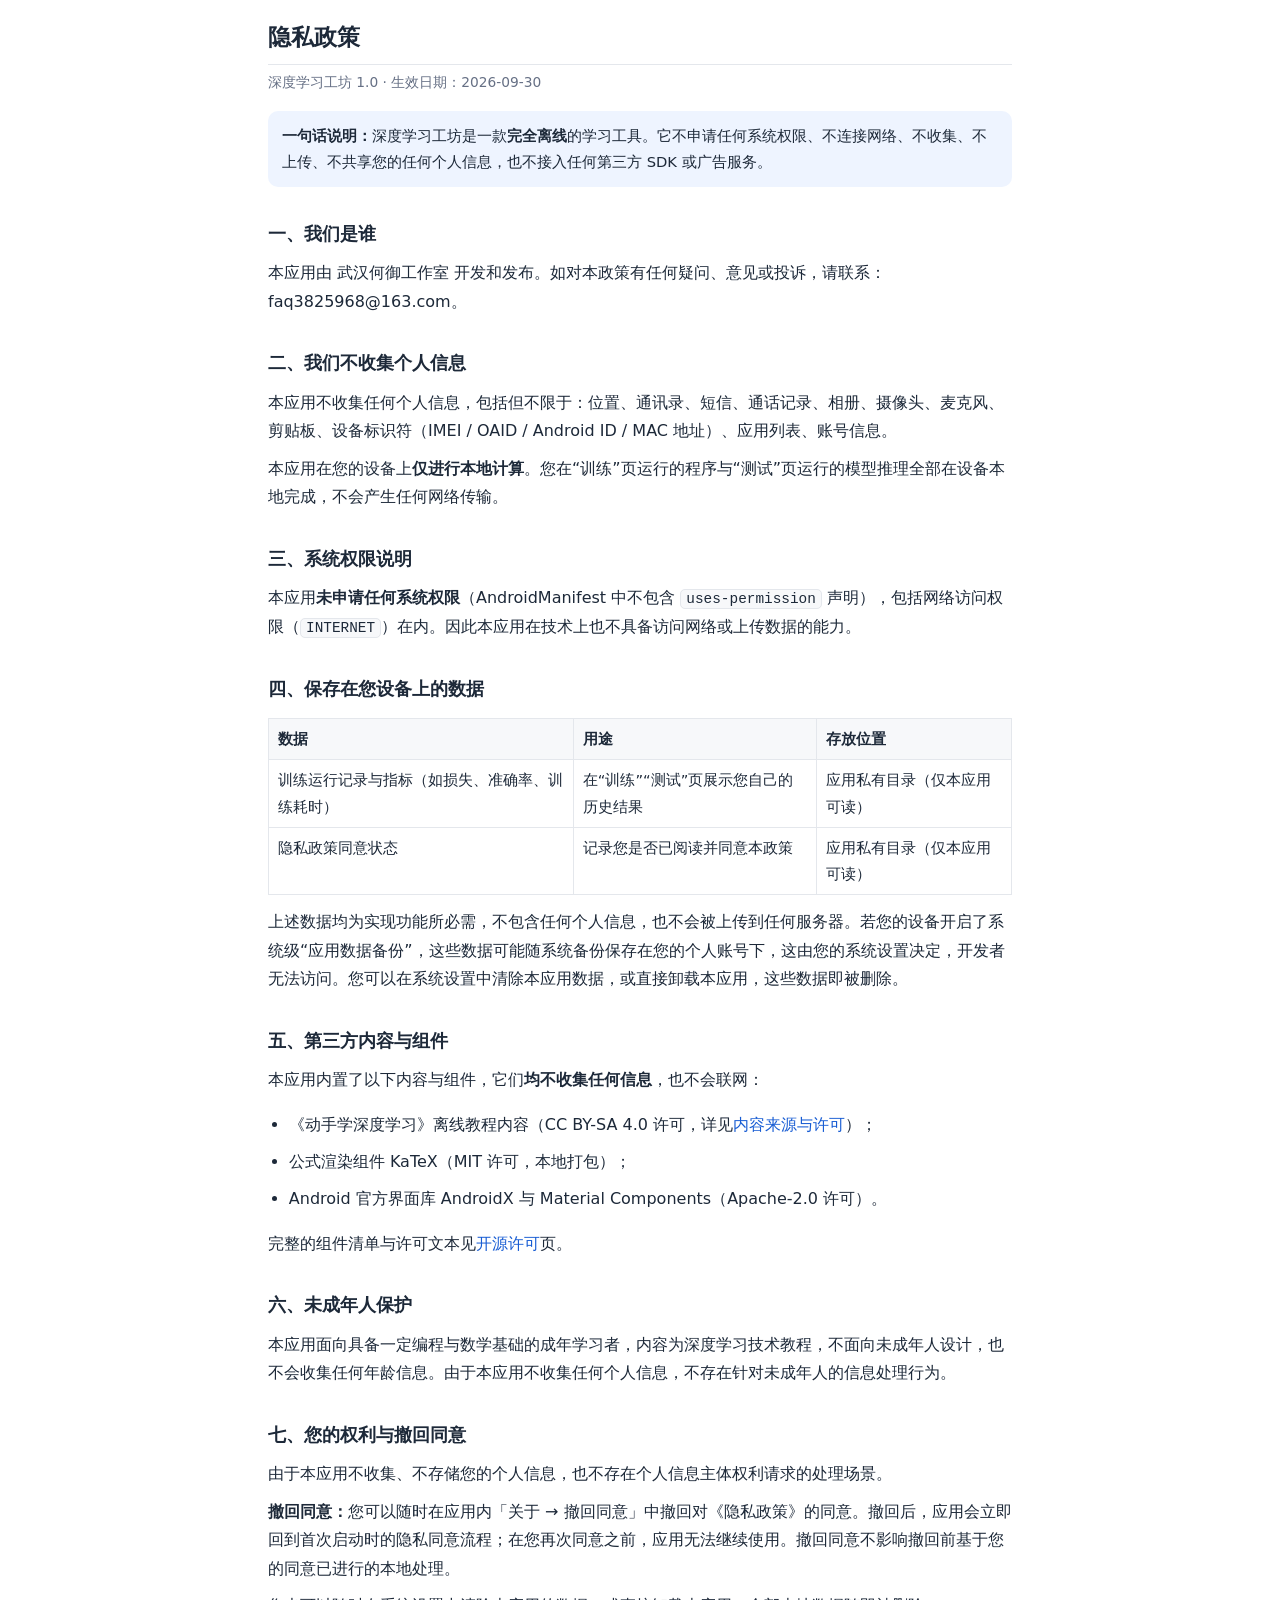
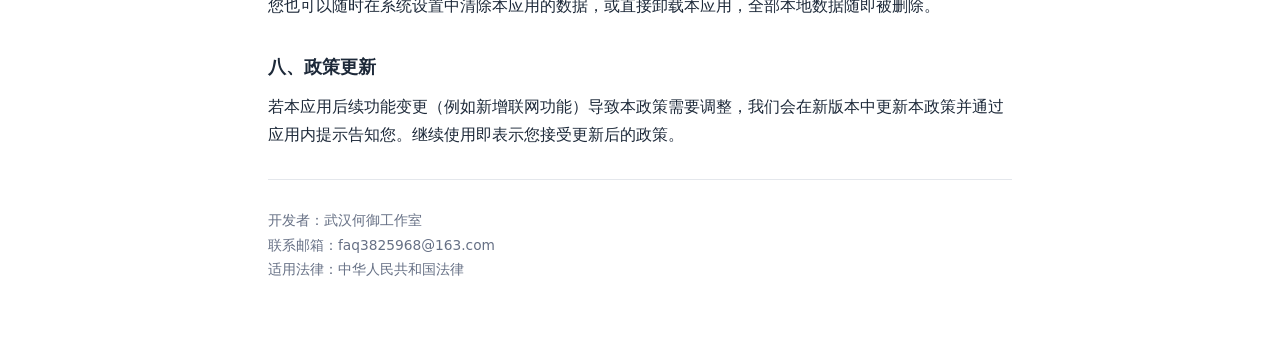
<file: privacy_policy.html>
<!DOCTYPE html>
<html lang="zh-CN">
<head>
<meta charset="utf-8">
<meta name="viewport" content="width=device-width, initial-scale=1">
<meta name="color-scheme" content="light dark">
<title>隐私政策</title>
<link rel="stylesheet" href="legal.css">
</head>
<body>
<main>
<h1>隐私政策</h1>
<p class="meta">深度学习工坊 1.0 · 生效日期：2026-09-30</p>

<div class="note">
  <b>一句话说明：</b>深度学习工坊是一款<strong>完全离线</strong>的学习工具。它不申请任何系统权限、不连接网络、不收集、不上传、不共享您的任何个人信息，也不接入任何第三方 SDK 或广告服务。
</div>

<h2>一、我们是谁</h2>
<p>本应用由 武汉何御工作室 开发和发布。如对本政策有任何疑问、意见或投诉，请联系：faq3825968@163.com。</p>

<h2>二、我们不收集个人信息</h2>
<p>本应用不收集任何个人信息，包括但不限于：位置、通讯录、短信、通话记录、相册、摄像头、麦克风、剪贴板、设备标识符（IMEI / OAID / Android ID / MAC 地址）、应用列表、账号信息。</p>
<p>本应用在您的设备上<strong>仅进行本地计算</strong>。您在“训练”页运行的程序与“测试”页运行的模型推理全部在设备本地完成，不会产生任何网络传输。</p>

<h2>三、系统权限说明</h2>
<p>本应用<strong>未申请任何系统权限</strong>（AndroidManifest 中不包含 <code>uses-permission</code> 声明），包括网络访问权限（<code>INTERNET</code>）在内。因此本应用在技术上也不具备访问网络或上传数据的能力。</p>

<h2>四、保存在您设备上的数据</h2>
<table>
  <tr><th>数据</th><th>用途</th><th>存放位置</th></tr>
  <tr><td>训练运行记录与指标（如损失、准确率、训练耗时）</td><td>在“训练”“测试”页展示您自己的历史结果</td><td>应用私有目录（仅本应用可读）</td></tr>
  <tr><td>隐私政策同意状态</td><td>记录您是否已阅读并同意本政策</td><td>应用私有目录（仅本应用可读）</td></tr>
</table>
<p>上述数据均为实现功能所必需，不包含任何个人信息，也不会被上传到任何服务器。若您的设备开启了系统级“应用数据备份”，这些数据可能随系统备份保存在您的个人账号下，这由您的系统设置决定，开发者无法访问。您可以在系统设置中清除本应用数据，或直接卸载本应用，这些数据即被删除。</p>

<h2>五、第三方内容与组件</h2>
<p>本应用内置了以下内容与组件，它们<strong>均不收集任何信息</strong>，也不会联网：</p>
<ul>
  <li>《动手学深度学习》离线教程内容（CC BY-SA 4.0 许可，详见<a href="content_attribution.html">内容来源与许可</a>）；</li>
  <li>公式渲染组件 KaTeX（MIT 许可，本地打包）；</li>
  <li>Android 官方界面库 AndroidX 与 Material Components（Apache-2.0 许可）。</li>
</ul>
<p>完整的组件清单与许可文本见<a href="open_source_licenses.html">开源许可</a>页。</p>

<h2>六、未成年人保护</h2>
<p>本应用面向具备一定编程与数学基础的成年学习者，内容为深度学习技术教程，不面向未成年人设计，也不会收集任何年龄信息。由于本应用不收集任何个人信息，不存在针对未成年人的信息处理行为。</p>

<h2>七、您的权利与撤回同意</h2>
<p>由于本应用不收集、不存储您的个人信息，也不存在个人信息主体权利请求的处理场景。</p>
<p><strong>撤回同意：</strong>您可以随时在应用内「关于 → 撤回同意」中撤回对《隐私政策》的同意。撤回后，应用会立即回到首次启动时的隐私同意流程；在您再次同意之前，应用无法继续使用。撤回同意不影响撤回前基于您的同意已进行的本地处理。</p>
<p>您也可以随时在系统设置中清除本应用的数据，或直接卸载本应用，全部本地数据随即被删除。</p>

<h2>八、政策更新</h2>
<p>若本应用后续功能变更（例如新增联网功能）导致本政策需要调整，我们会在新版本中更新本政策并通过应用内提示告知您。继续使用即表示您接受更新后的政策。</p>

<hr>
<p class="meta">开发者：武汉何御工作室<br>
联系邮箱：faq3825968@163.com<br>
适用法律：中华人民共和国法律</p>
</main>
</body>
</html>
</file>
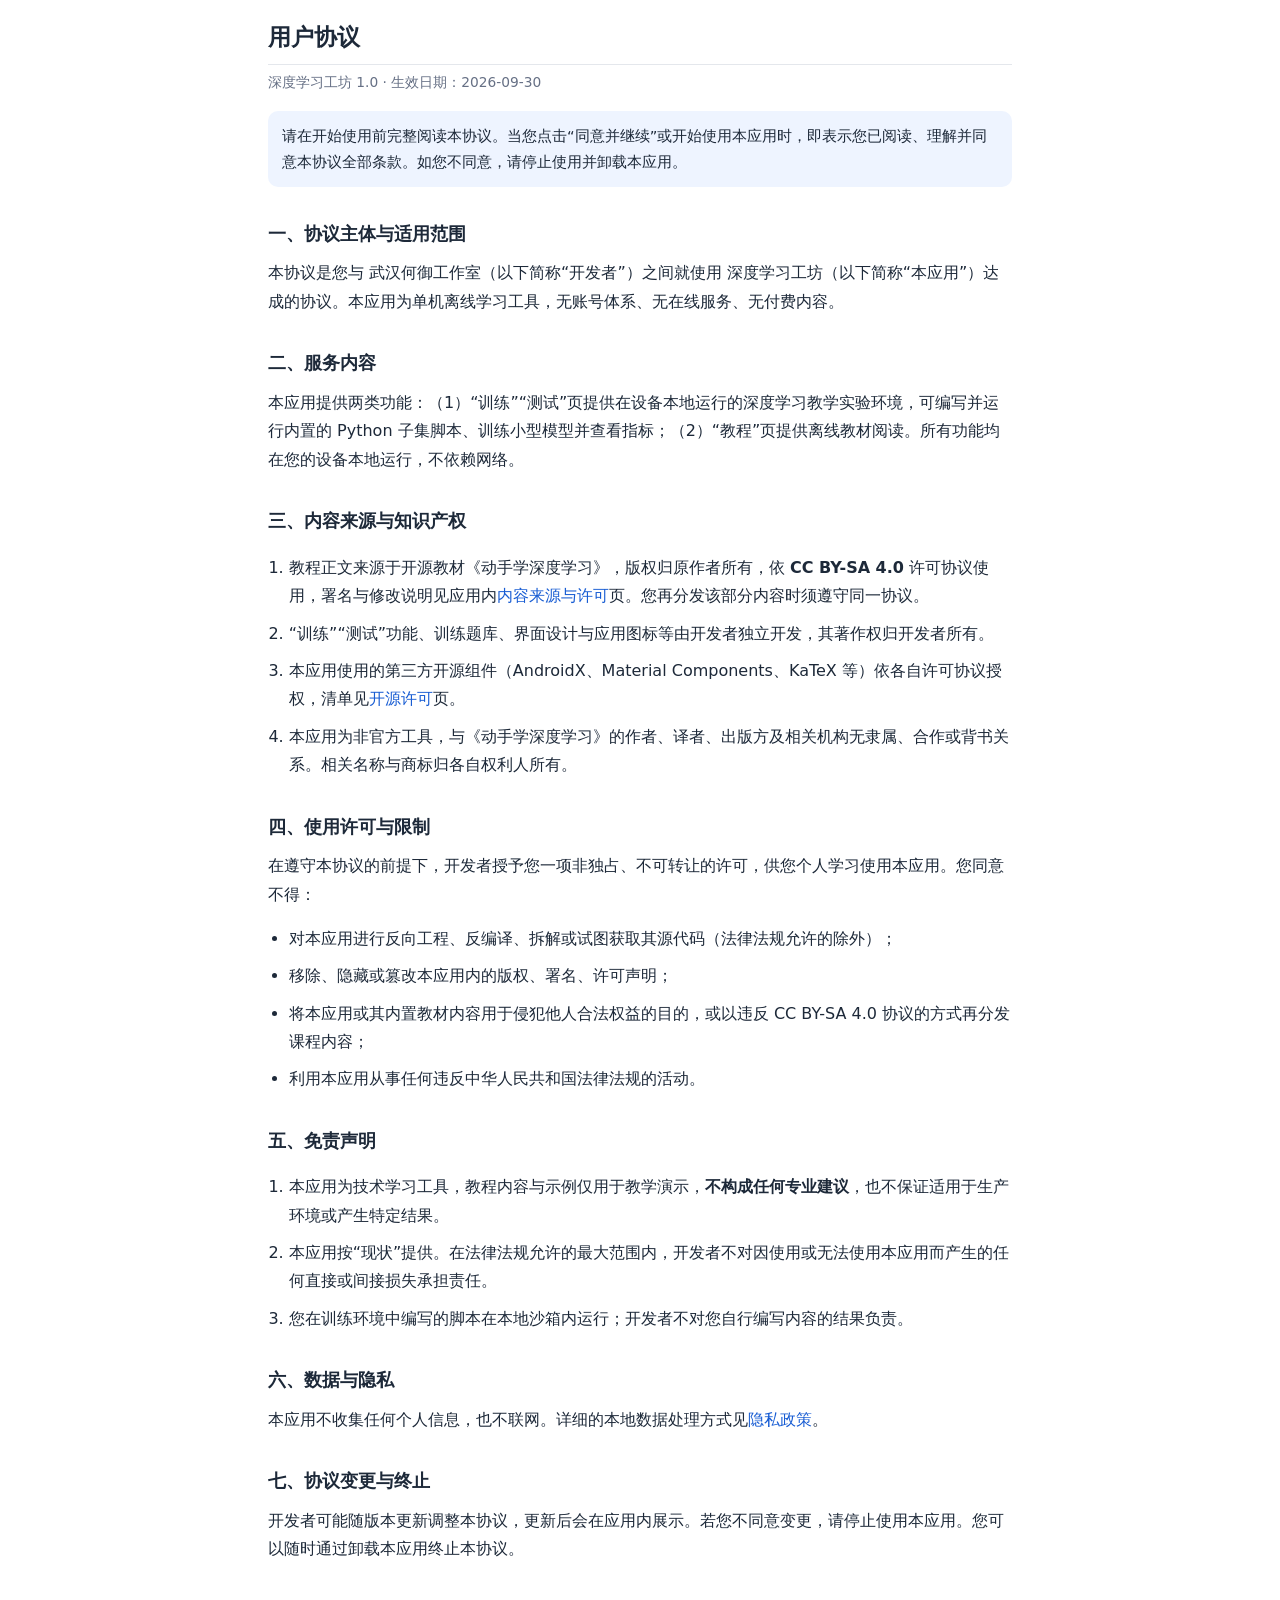
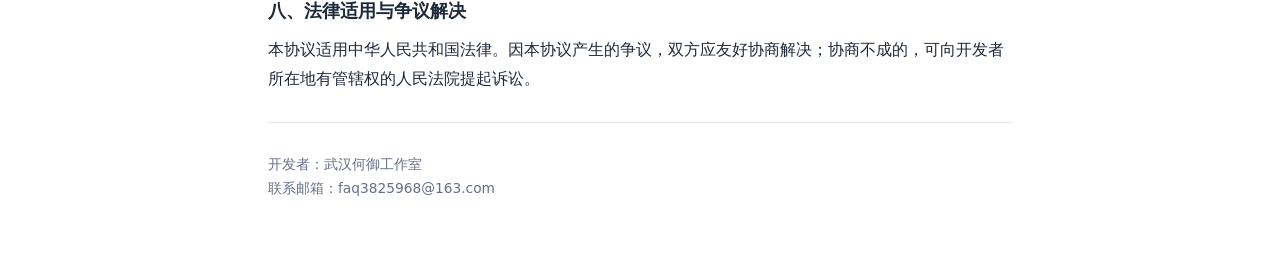
<file: user_agreement.html>
<!DOCTYPE html>
<html lang="zh-CN">
<head>
<meta charset="utf-8">
<meta name="viewport" content="width=device-width, initial-scale=1">
<meta name="color-scheme" content="light dark">
<title>用户协议</title>
<link rel="stylesheet" href="legal.css">
</head>
<body>
<main>
<h1>用户协议</h1>
<p class="meta">深度学习工坊 1.0 · 生效日期：2026-09-30</p>

<div class="note">
  请在开始使用前完整阅读本协议。当您点击“同意并继续”或开始使用本应用时，即表示您已阅读、理解并同意本协议全部条款。如您不同意，请停止使用并卸载本应用。
</div>

<h2>一、协议主体与适用范围</h2>
<p>本协议是您与 武汉何御工作室（以下简称“开发者”）之间就使用 深度学习工坊（以下简称“本应用”）达成的协议。本应用为单机离线学习工具，无账号体系、无在线服务、无付费内容。</p>

<h2>二、服务内容</h2>
<p>本应用提供两类功能：（1）“训练”“测试”页提供在设备本地运行的深度学习教学实验环境，可编写并运行内置的 Python 子集脚本、训练小型模型并查看指标；（2）“教程”页提供离线教材阅读。所有功能均在您的设备本地运行，不依赖网络。</p>

<h2>三、内容来源与知识产权</h2>
<ol>
  <li>教程正文来源于开源教材《动手学深度学习》，版权归原作者所有，依 <b>CC BY-SA 4.0</b> 许可协议使用，署名与修改说明见应用内<a href="content_attribution.html">内容来源与许可</a>页。您再分发该部分内容时须遵守同一协议。</li>
  <li>“训练”“测试”功能、训练题库、界面设计与应用图标等由开发者独立开发，其著作权归开发者所有。</li>
  <li>本应用使用的第三方开源组件（AndroidX、Material Components、KaTeX 等）依各自许可协议授权，清单见<a href="open_source_licenses.html">开源许可</a>页。</li>
  <li>本应用为非官方工具，与《动手学深度学习》的作者、译者、出版方及相关机构无隶属、合作或背书关系。相关名称与商标归各自权利人所有。</li>
</ol>

<h2>四、使用许可与限制</h2>
<p>在遵守本协议的前提下，开发者授予您一项非独占、不可转让的许可，供您个人学习使用本应用。您同意不得：</p>
<ul>
  <li>对本应用进行反向工程、反编译、拆解或试图获取其源代码（法律法规允许的除外）；</li>
  <li>移除、隐藏或篡改本应用内的版权、署名、许可声明；</li>
  <li>将本应用或其内置教材内容用于侵犯他人合法权益的目的，或以违反 CC BY-SA 4.0 协议的方式再分发课程内容；</li>
  <li>利用本应用从事任何违反中华人民共和国法律法规的活动。</li>
</ul>

<h2>五、免责声明</h2>
<ol>
  <li>本应用为技术学习工具，教程内容与示例仅用于教学演示，<b>不构成任何专业建议</b>，也不保证适用于生产环境或产生特定结果。</li>
  <li>本应用按“现状”提供。在法律法规允许的最大范围内，开发者不对因使用或无法使用本应用而产生的任何直接或间接损失承担责任。</li>
  <li>您在训练环境中编写的脚本在本地沙箱内运行；开发者不对您自行编写内容的结果负责。</li>
</ol>

<h2>六、数据与隐私</h2>
<p>本应用不收集任何个人信息，也不联网。详细的本地数据处理方式见<a href="privacy_policy.html">隐私政策</a>。</p>

<h2>七、协议变更与终止</h2>
<p>开发者可能随版本更新调整本协议，更新后会在应用内展示。若您不同意变更，请停止使用本应用。您可以随时通过卸载本应用终止本协议。</p>

<h2>八、法律适用与争议解决</h2>
<p>本协议适用中华人民共和国法律。因本协议产生的争议，双方应友好协商解决；协商不成的，可向开发者所在地有管辖权的人民法院提起诉讼。</p>

<hr>
<p class="meta">开发者：武汉何御工作室<br>联系邮箱：faq3825968@163.com</p>
</main>
</body>
</html>
</file>
<file: legal.css>
/* Shared typography for every in-app legal / compliance page. */
:root {
  --ink: #1d2939;
  --muted: #667085;
  --line: #e4e7ec;
  --bg: #ffffff;
  --bg-soft: #f7f8fa;
  --accent: #175cd3;
  --note-bg: #eef4ff;
}
@media (prefers-color-scheme: dark) {
  :root {
    --ink: #e6e8eb;
    --muted: #a2a9b4;
    --line: #2c313a;
    --bg: #16181d;
    --bg-soft: #1c1f26;
    --accent: #8ab4ff;
    --note-bg: #1e2a44;
  }
}
* { box-sizing: border-box; }
body {
  margin: 0;
  background: var(--bg);
  color: var(--ink);
  font-family: system-ui, -apple-system, "PingFang SC", "Noto Sans CJK SC", "Microsoft YaHei", sans-serif;
  font-size: 16px;
  line-height: 1.78;
  -webkit-text-size-adjust: 100%;
  overflow-wrap: break-word;
}
main { max-width: 780px; margin: 0 auto; padding: 22px 18px 40px; }
h1 { font-size: 1.42em; line-height: 1.4; margin: 0 0 .2em; padding-bottom: .45em; border-bottom: 1px solid var(--line); }
h2 { font-size: 1.14em; margin: 1.7em 0 .5em; }
h3 { font-size: 1.02em; margin: 1.3em 0 .4em; color: var(--muted); }
p, li { margin: .55em 0; }
ul, ol { padding-left: 1.3em; }
a { color: var(--accent); text-decoration: none; }
code { background: var(--bg-soft); border: 1px solid var(--line); border-radius: 5px; padding: 1px 5px; font-size: .9em; }
hr { border: none; border-top: 1px solid var(--line); margin: 1.8em 0; }
.meta { color: var(--muted); font-size: .86em; margin: 0 0 1.2em; }
.note {
  background: var(--note-bg);
  border-radius: 10px;
  padding: 12px 14px;
  font-size: .92em;
  margin: 1em 0;
}
table { width: 100%; border-collapse: collapse; font-size: .92em; margin: .9em 0; }
th, td { border: 1px solid var(--line); padding: 7px 9px; text-align: left; vertical-align: top; }
th { background: var(--bg-soft); }
.todo { color: #b54708; font-weight: 600; }
</file>
